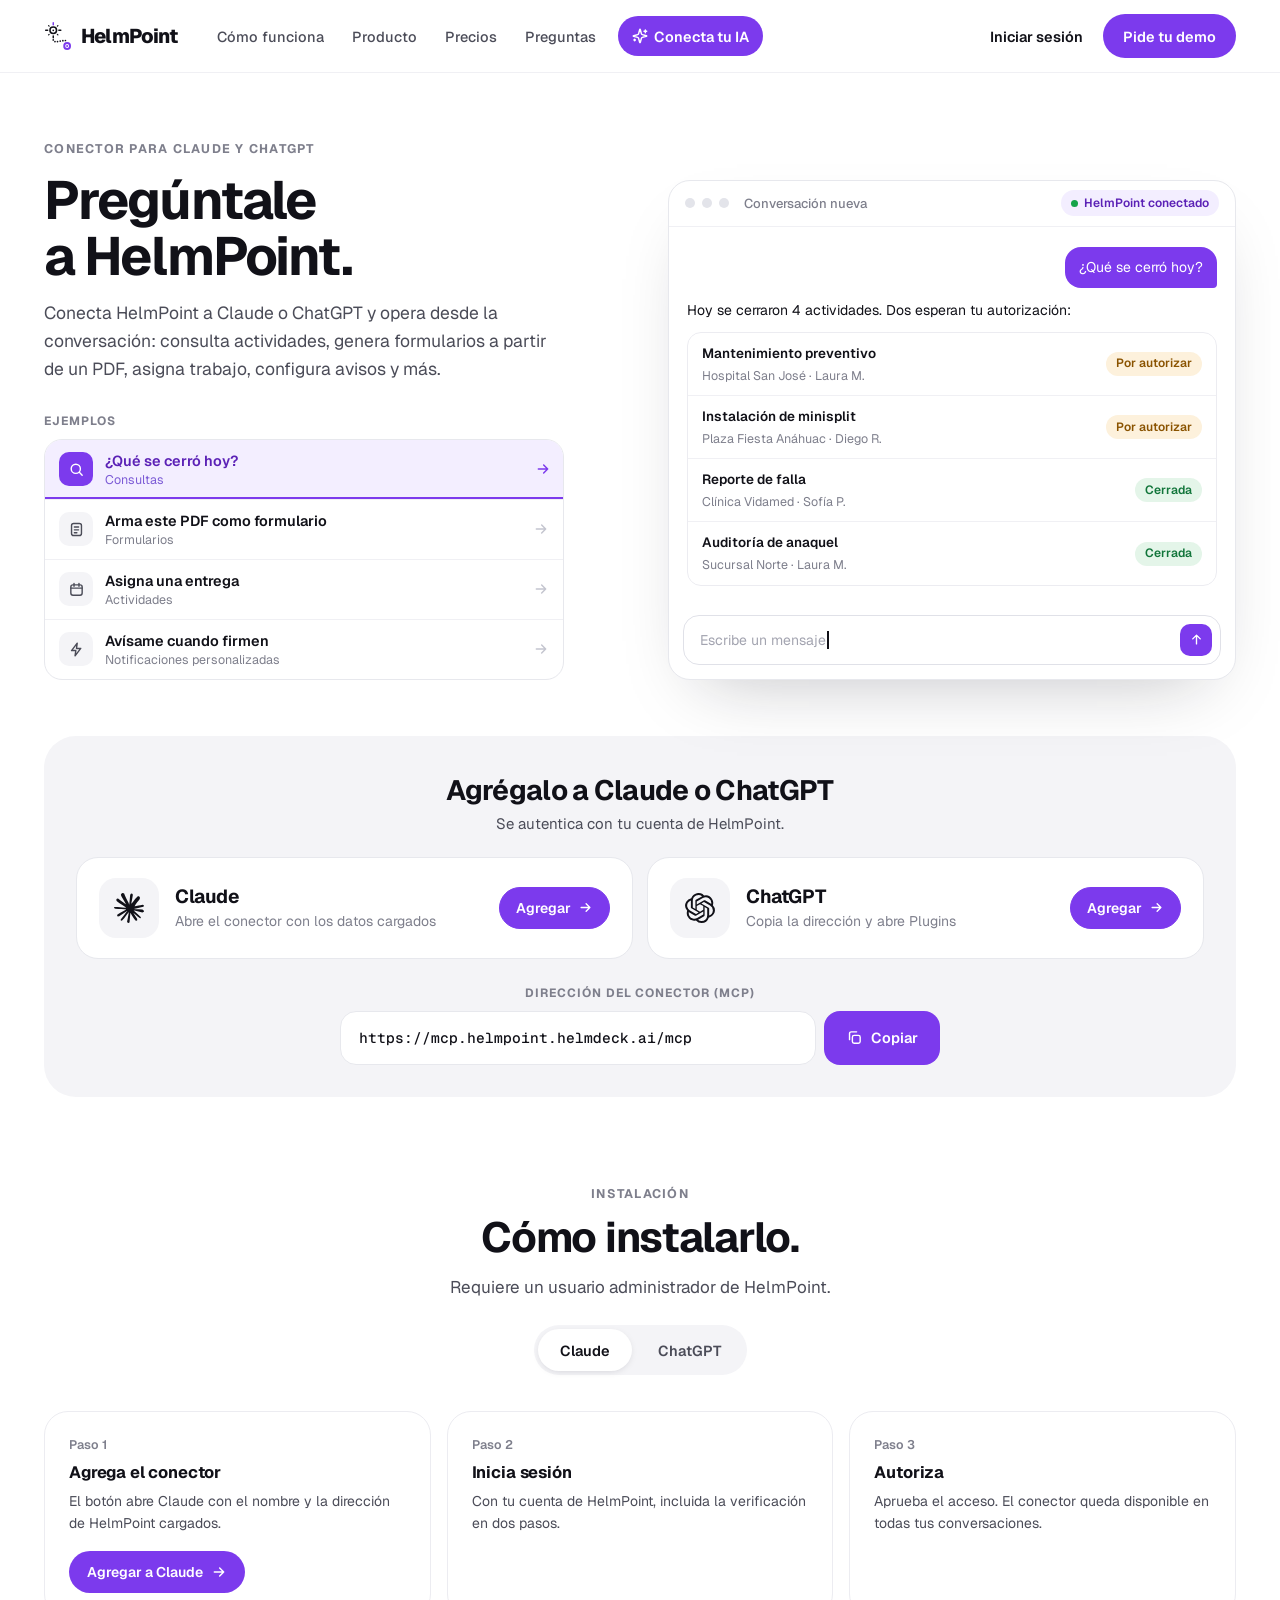
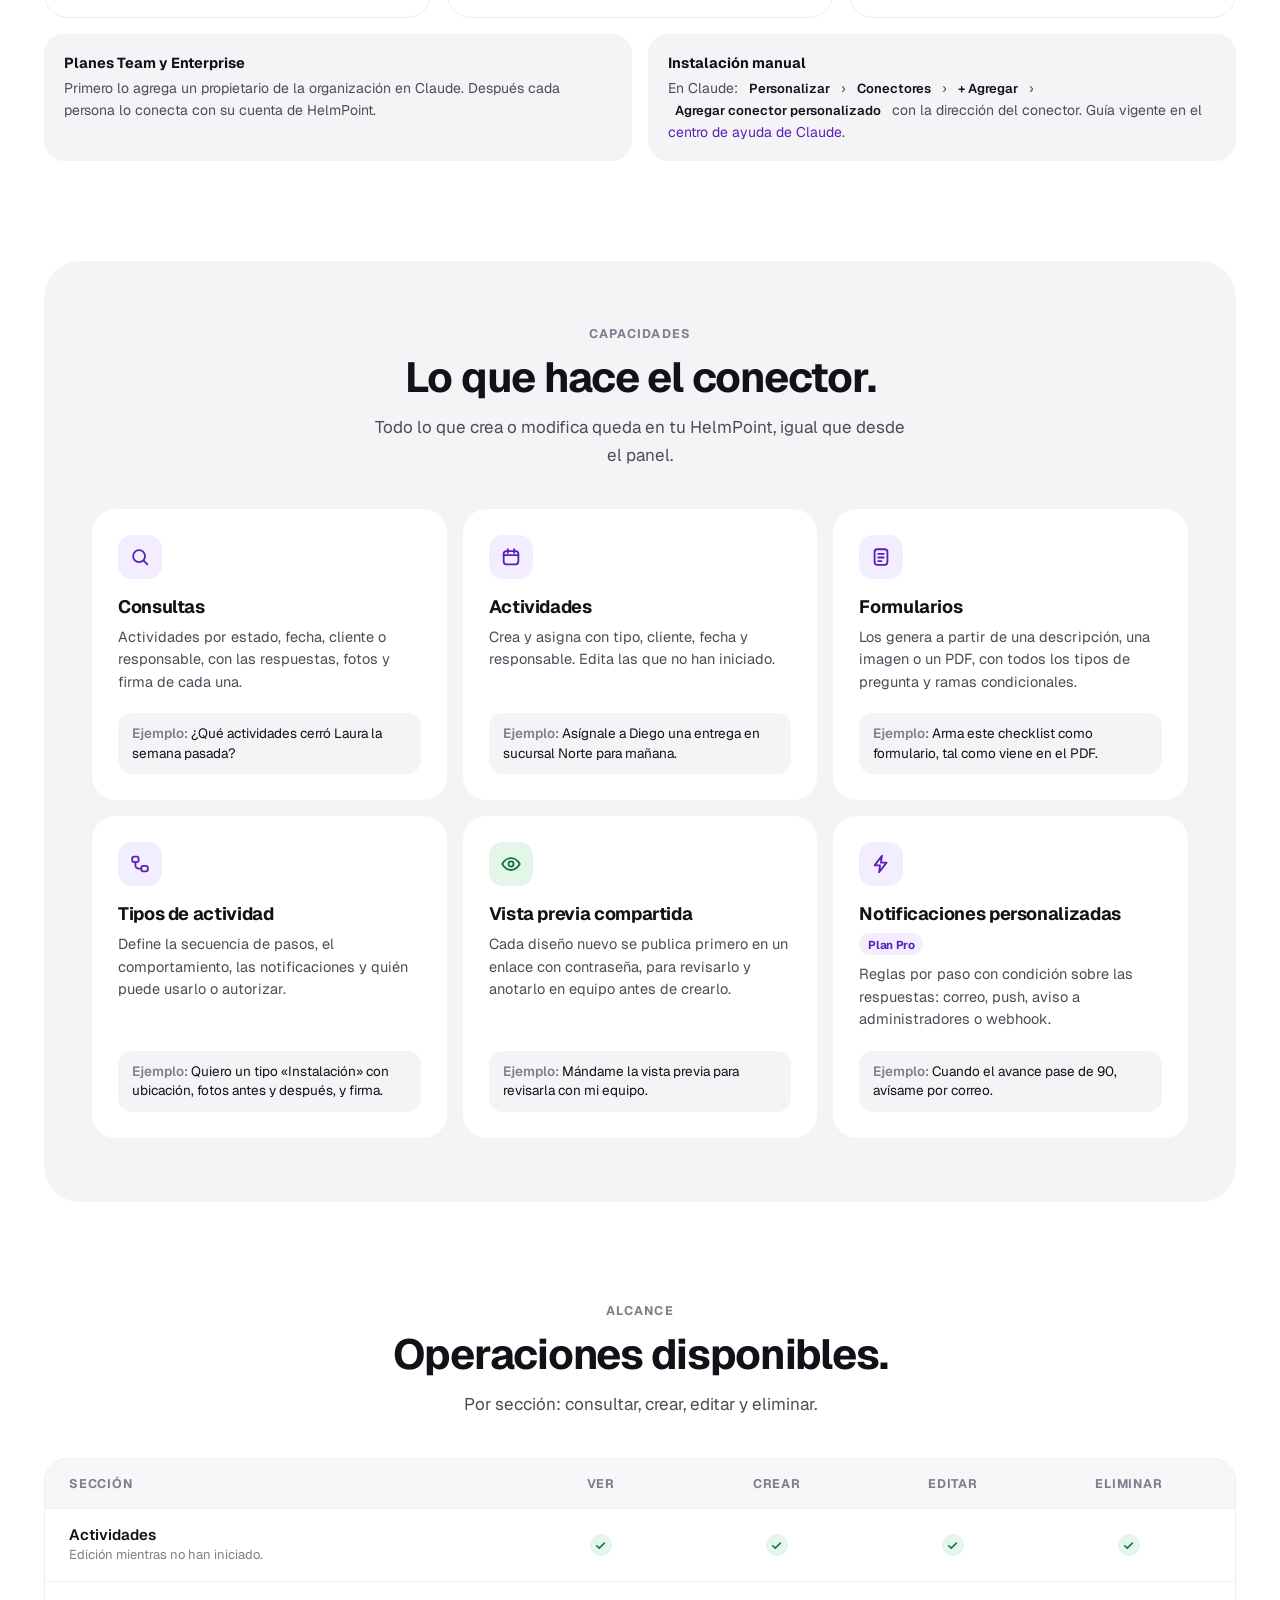
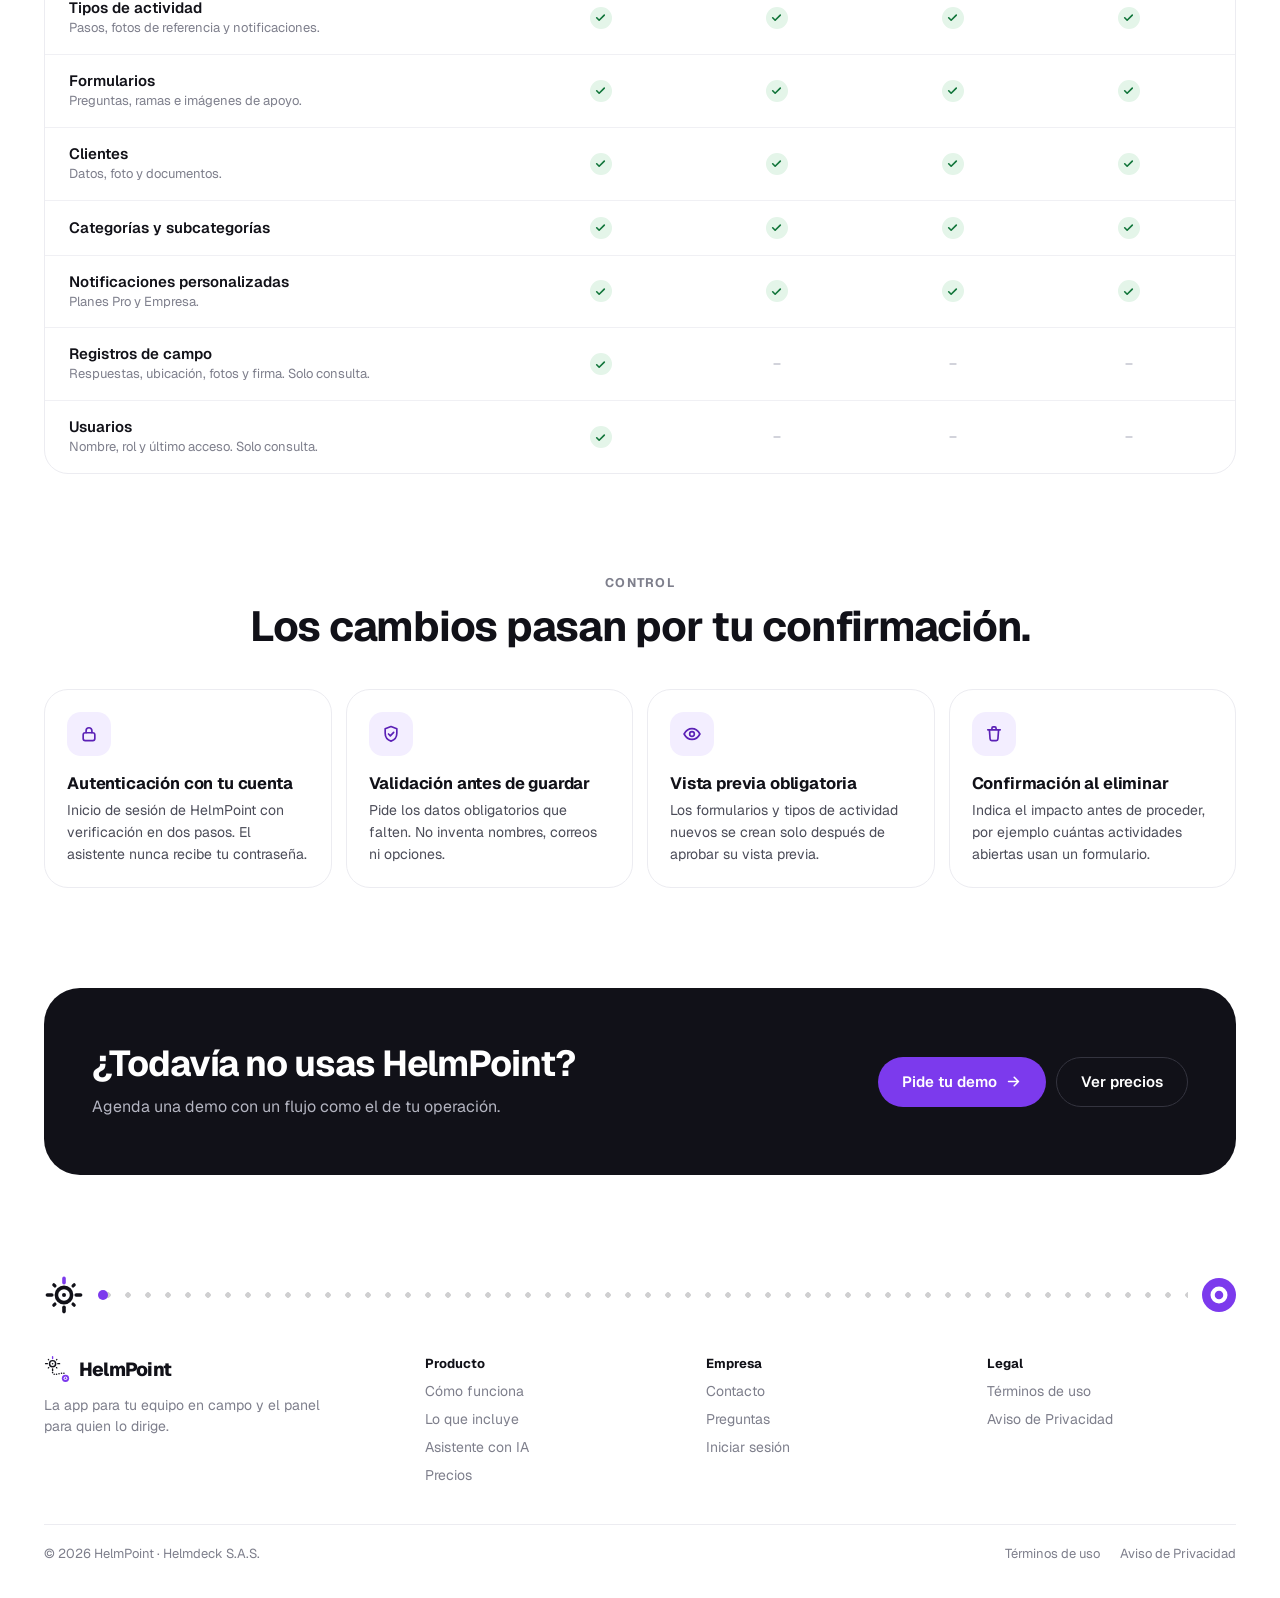
<file: asistente.html>
<!DOCTYPE html>
<html lang="es" data-theme="light">
<head>
<meta charset="utf-8">
<meta name="viewport" content="width=device-width, initial-scale=1">
<title>HelmPoint · Conecta Claude o ChatGPT</title>
<meta name="description" content="Conecta HelmPoint con Claude o ChatGPT: una sola dirección, sin instalar nada. Pregunta por tus actividades, arma formularios y tipos de actividad, y configura avisos conversando.">
<link rel="icon" type="image/svg+xml" href="assets/favicon.svg">
<link rel="preconnect" href="https://fonts.googleapis.com">
<link rel="stylesheet" href="https://fonts.googleapis.com/css2?family=Geist:wght@400;500;600;700;800&family=Geist+Mono:wght@400;500;600&display=swap">
<link rel="stylesheet" href="assets/styles.css?v=20261121b">
<link rel="stylesheet" href="assets/asistente.css?v=20261121b">
</head>
<body>

<svg width="0" height="0" style="position:absolute" aria-hidden="true">
  <symbol id="i-check" viewBox="0 0 24 24" fill="none" stroke="currentColor" stroke-width="3" stroke-linecap="round" stroke-linejoin="round"><path d="M5 12.5l4.5 4.5L19 7.5"/></symbol>
  <symbol id="i-minus" viewBox="0 0 24 24" fill="none" stroke="currentColor" stroke-width="2.6" stroke-linecap="round"><path d="M7 12h10"/></symbol>
  <symbol id="i-x" viewBox="0 0 24 24" fill="none" stroke="currentColor" stroke-width="2.6" stroke-linecap="round"><path d="M7 7l10 10M17 7L7 17"/></symbol>
  <symbol id="i-copy" viewBox="0 0 24 24" fill="none" stroke="currentColor" stroke-width="2" stroke-linecap="round" stroke-linejoin="round"><rect x="9" y="9" width="11" height="11" rx="2.5"/><path d="M5 15V6.5A2.5 2.5 0 0 1 7.5 4H15"/></symbol>
  <symbol id="i-arrow" viewBox="0 0 24 24" fill="none" stroke="currentColor" stroke-width="2.2" stroke-linecap="round" stroke-linejoin="round"><path d="M5 12h14M13 6l6 6-6 6"/></symbol>
  <symbol id="i-search" viewBox="0 0 24 24" fill="none" stroke="currentColor" stroke-width="2" stroke-linecap="round" stroke-linejoin="round"><circle cx="11" cy="11" r="6.5"/><path d="M16 16l4 4"/></symbol>
  <symbol id="i-form" viewBox="0 0 24 24" fill="none" stroke="currentColor" stroke-width="2" stroke-linecap="round" stroke-linejoin="round"><rect x="5" y="3.5" width="14" height="17" rx="3"/><path d="M9 8.5h6M9 12.5h6M9 16.5h3.5"/></symbol>
  <symbol id="i-flow" viewBox="0 0 24 24" fill="none" stroke="currentColor" stroke-width="2" stroke-linecap="round" stroke-linejoin="round"><rect x="3.5" y="4" width="7" height="6" rx="2"/><rect x="13.5" y="14" width="7" height="6" rx="2"/><path d="M7 10v3.5a3.5 3.5 0 0 0 3.5 3.5h3"/></symbol>
  <symbol id="i-eye" viewBox="0 0 24 24" fill="none" stroke="currentColor" stroke-width="2" stroke-linecap="round" stroke-linejoin="round"><path d="M2.5 12S6 5.5 12 5.5 21.5 12 21.5 12 18 18.5 12 18.5 2.5 12 2.5 12z"/><circle cx="12" cy="12" r="2.8"/></symbol>
  <symbol id="i-cal" viewBox="0 0 24 24" fill="none" stroke="currentColor" stroke-width="2" stroke-linecap="round" stroke-linejoin="round"><rect x="4" y="5.5" width="16" height="14.5" rx="3"/><path d="M4 10h16M8.5 3.5v4M15.5 3.5v4"/></symbol>
  <symbol id="i-bolt" viewBox="0 0 24 24" fill="none" stroke="currentColor" stroke-width="2" stroke-linecap="round" stroke-linejoin="round"><path d="M13 3L5 13.5h6L10 21l8-10.5h-6L13 3z"/></symbol>
  <symbol id="i-claude" viewBox="0 0 24 24" fill="currentColor"><path d="m4.7144 15.9555 4.7174-2.6471.079-.2307-.079-.1275h-.2307l-.7893-.0486-2.6956-.0729-2.3375-.0971-2.2646-.1214-.5707-.1215-.5343-.7042.0546-.3522.4797-.3218.686.0608 1.5179.1032 2.2767.1578 1.6514.0972 2.4468.255h.3886l.0546-.1579-.1336-.0971-.1032-.0972L6.973 9.8356l-2.55-1.6879-1.3356-.9714-.7225-.4918-.3643-.4614-.1578-1.0078.6557-.7225.8803.0607.2246.0607.8925.686 1.9064 1.4754 2.4893 1.8336.3643.3035.1457-.1032.0182-.0728-.164-.2733-1.3539-2.4467-1.445-2.4893-.6435-1.032-.17-.6194c-.0607-.255-.1032-.4674-.1032-.7285L6.287.1335 6.6997 0l.9957.1336.419.3642.6192 1.4147 1.0018 2.2282 1.5543 3.0296.4553.8985.2429.8318.091.255h.1579v-.1457l.1275-1.706.2368-2.0947.2307-2.6957.0789-.7589.3764-.9107.7468-.4918.5828.2793.4797.686-.0668.4433-.2853 1.8517-.5586 2.9021-.3643 1.9429h.2125l.2429-.2429.9835-1.3053 1.6514-2.0643.7286-.8196.85-.9046.5464-.4311h1.0321l.759 1.1293-.34 1.1657-1.0625 1.3478-.8804 1.1414-1.2628 1.7-.7893 1.36.0729.1093.1882-.0183 2.8535-.607 1.5421-.2794 1.8396-.3157.8318.3886.091.3946-.3278.8075-1.967.4857-2.3072.4614-3.4364.8136-.0425.0304.0486.0607 1.5482.1457.6618.0364h1.621l3.0175.2247.7892.522.4736.6376-.079.4857-1.2142.6193-1.6393-.3886-3.825-.9107-1.3113-.3279h-.1822v.1093l1.0929 1.0686 2.0035 1.8092 2.5075 2.3314.1275.5768-.3218.4554-.34-.0486-2.2039-1.6575-.85-.7468-1.9246-1.621h-.1275v.17l.4432.6496 2.3436 3.5214.1214 1.0807-.17.3521-.6071.2125-.6679-.1214-1.3721-1.9246L14.38 17.959l-1.1414-1.9428-.1397.079-.674 7.2552-.3156.3703-.7286.2793-.6071-.4614-.3218-.7468.3218-1.4753.3886-1.9246.3157-1.53.2853-1.9004.17-.6314-.0121-.0425-.1397.0182-1.4328 1.9672-2.1796 2.9446-1.7243 1.8456-.4128.164-.7164-.3704.0667-.6618.4008-.5889 2.386-3.0357 1.4389-1.882.929-1.0868-.0062-.1579h-.0546l-6.3385 4.1164-1.1293.1457-.4857-.4554.0608-.7467.2307-.2429 1.9064-1.3114Z"/></symbol>
  <symbol id="i-openai" viewBox="0 0 24 24" fill="currentColor"><path d="M22.2819 9.8211a5.9847 5.9847 0 0 0-.5157-4.9108 6.0462 6.0462 0 0 0-6.5098-2.9A6.0651 6.0651 0 0 0 4.9807 4.1818a5.9847 5.9847 0 0 0-3.9977 2.9 6.0462 6.0462 0 0 0 .7427 7.0966 5.98 5.98 0 0 0 .511 4.9107 6.051 6.051 0 0 0 6.5146 2.9001A5.9847 5.9847 0 0 0 13.2599 24a6.0557 6.0557 0 0 0 5.7718-4.2058 5.9894 5.9894 0 0 0 3.9977-2.9001 6.0557 6.0557 0 0 0-.7475-7.0729zm-9.022 12.6081a4.4755 4.4755 0 0 1-2.8764-1.0408l.1419-.0804 4.7783-2.7582a.7948.7948 0 0 0 .3927-.6813v-6.7369l2.02 1.1686a.071.071 0 0 1 .038.052v5.5826a4.504 4.504 0 0 1-4.4945 4.4944zm-9.6607-4.1254a4.4708 4.4708 0 0 1-.5346-3.0137l.142.0852 4.783 2.7582a.7712.7712 0 0 0 .7806 0l5.8428-3.3685v2.3324a.0804.0804 0 0 1-.0332.0615L9.74 19.9502a4.4992 4.4992 0 0 1-6.1408-1.6464zM2.3408 7.8956a4.485 4.485 0 0 1 2.3655-1.9728V11.6a.7664.7664 0 0 0 .3879.6765l5.8144 3.3543-2.0201 1.1685a.0757.0757 0 0 1-.071 0l-4.8303-2.7865A4.504 4.504 0 0 1 2.3408 7.872zm16.5963 3.8558L13.1038 8.364 15.1192 7.2a.0757.0757 0 0 1 .071 0l4.8303 2.7913a4.4944 4.4944 0 0 1-.6765 8.1042v-5.6772a.79.79 0 0 0-.407-.667zm2.0107-3.0231l-.142-.0852-4.7735-2.7818a.7759.7759 0 0 0-.7854 0L9.409 9.2297V6.8974a.0662.0662 0 0 1 .0284-.0615l4.8303-2.7866a4.4992 4.4992 0 0 1 6.6802 4.66zM8.3065 12.863l-2.02-1.1638a.0804.0804 0 0 1-.038-.0567V6.0742a4.4992 4.4992 0 0 1 7.3757-3.4537l-.142.0805L8.704 5.459a.7948.7948 0 0 0-.3927.6813zm1.0976-2.3654l2.602-1.4998 2.6069 1.4998v2.9994l-2.5974 1.4997-2.6067-1.4997Z"/></symbol>
  <symbol id="i-shield" viewBox="0 0 24 24" fill="none" stroke="currentColor" stroke-width="2" stroke-linecap="round" stroke-linejoin="round"><path d="M12 3l7 2.8v5.4c0 4.3-2.9 8-7 9.3-4.1-1.300-7-5-7-9.300V5.800L12 3z"/><path d="M9 12l2.200 2.200L15.200 10"/></symbol>
  <symbol id="i-trash" viewBox="0 0 24 24" fill="none" stroke="currentColor" stroke-width="2" stroke-linecap="round" stroke-linejoin="round"><path d="M4.500 7h15M9.500 7V5a1.500 1.500 0 0 1 1.500-1.500h2A1.500 1.500 0 0 1 14.500 5v2M6.500 7l.8 11a2 2 0 0 0 2 1.900h5.400a2 2 0 0 0 2-1.900l.8-11"/></symbol>
  <symbol id="i-lock" viewBox="0 0 24 24" fill="none" stroke="currentColor" stroke-width="2" stroke-linecap="round" stroke-linejoin="round"><rect x="5" y="10.5" width="14" height="9.5" rx="2.5"/><path d="M8.5 10.5V8a3.5 3.5 0 0 1 7 0v2.5"/></symbol>
</svg>

<header style="position:sticky;top:0;z-index:40;background:rgba(255,255,255,.9);backdrop-filter:blur(12px);-webkit-backdrop-filter:blur(12px);border-bottom:1px solid #F0F0F4">
  <div class="wrap" style="height:72px;display:flex;align-items:center;gap:28px">
    <a class="sx1" href="index.html" style="display:flex;align-items:center;gap:9px;color:#111118">
      <svg width="28" height="30" viewBox="62 44 230 242" fill="none" style="color:#111118"><rect x="132" y="50" width="12" height="28" rx="6" fill="#7C3AED"></rect><rect x="132" y="158" width="12" height="28" rx="6" fill="currentColor"></rect><rect x="70" y="112" width="28" height="12" rx="6" fill="currentColor"></rect><rect x="178" y="112" width="28" height="12" rx="6" fill="currentColor"></rect><rect x="-8" y="-5" width="16" height="10" rx="5" fill="currentColor" transform="translate(102 82) rotate(45)"></rect><rect x="-8" y="-5" width="16" height="10" rx="5" fill="currentColor" transform="translate(174 82) rotate(-45)"></rect><rect x="-8" y="-5" width="16" height="10" rx="5" fill="currentColor" transform="translate(102 154) rotate(-45)"></rect><rect x="-8" y="-5" width="16" height="10" rx="5" fill="currentColor" transform="translate(174 154) rotate(45)"></rect><circle cx="138" cy="118" r="27" stroke="currentColor" stroke-width="13"></circle><circle cx="138" cy="118" r="7" fill="currentColor"></circle><g fill="currentColor"><circle cx="138" cy="197" r="7"></circle><circle cx="152" cy="211" r="7"></circle><circle cx="173" cy="211" r="7"></circle><circle cx="195" cy="207" r="7"></circle><circle cx="217" cy="203" r="7"></circle><circle cx="238" cy="202" r="7"></circle></g><circle cx="252" cy="247" r="32" fill="#7C3AED"></circle><circle cx="252" cy="247" r="16" fill="#FFFFFF"></circle><circle cx="252" cy="247" r="8" fill="#7C3AED"></circle></svg>
      <span style="font-size:20px;font-weight:800;letter-spacing:-0.04em">HelmPoint</span>
    </a>
    <nav class="nav-links" style="display:flex;gap:4px">
      <a class="sx2" href="index.html#como" style="height:40px;padding:0 12px;border-radius:999px;display:flex;align-items:center;font-size:14.5px;font-weight:500;color:#4B4C58">Cómo funciona</a><a class="sx2" href="index.html#producto" style="height:40px;padding:0 12px;border-radius:999px;display:flex;align-items:center;font-size:14.5px;font-weight:500;color:#4B4C58">Producto</a><a class="sx2" href="index.html#precios" style="height:40px;padding:0 12px;border-radius:999px;display:flex;align-items:center;font-size:14.5px;font-weight:500;color:#4B4C58">Precios</a><a class="sx2" href="index.html#faq" style="height:40px;padding:0 12px;border-radius:999px;display:flex;align-items:center;font-size:14.5px;font-weight:500;color:#4B4C58">Preguntas</a>
      <a class="nav-ai" href="asistente.html" aria-current="page"><svg width="20" height="20" viewBox="0 0 24 24" fill="none" stroke="currentColor" stroke-width="2.2" stroke-linecap="round" stroke-linejoin="round"><path d="M9.937 15.5A2 2 0 0 0 8.5 14.063l-6.135-1.582a.5.5 0 0 1 0-.962L8.5 9.936A2 2 0 0 0 9.937 8.5l1.582-6.135a.5.5 0 0 1 .963 0L14.063 8.5A2 2 0 0 0 15.5 9.937l6.135 1.581a.5.5 0 0 1 0 .964L15.5 14.063a2 2 0 0 0-1.437 1.437l-1.582 6.135a.5.5 0 0 1-.963 0z"/><path d="M20 3v4"/><path d="M22 5h-4"/><path d="M4 17v2"/><path d="M5 18H3"/></svg>Conecta tu IA</a>
    </nav>
    <div style="margin-left:auto;display:flex;align-items:center;gap:6px">
      <a href="index.html#" class="sx3 nav-links" style="height:44px;padding:0 14px;display:flex;align-items:center;font-size:14.5px;font-weight:600;color:#111118">Iniciar sesión</a>
      <a href="index.html#demo" class="btn p" style="height:44px;padding:0 20px;font-size:14.5px">Pide tu demo</a>
    </div>
  </div>
</header>

<main>

  <!-- HERO: la conversación es la demostración -->
  <section class="as-hero">
    <div class="wrap as-hero-g">
      <div>
        <span class="kick">Conector para Claude y ChatGPT</span>
        <h1>Pregúntale a HelmPoint.</h1>
        <p class="lead">Conecta HelmPoint a Claude o ChatGPT y opera desde la conversación: consulta actividades, genera formularios a partir de un PDF, asigna trabajo, configura avisos y más.</p>
        <div class="as-try">
          <span class="as-lab">Ejemplos</span>
          <div class="as-chips" role="group" aria-label="Ejemplos de lo que puedes pedirle">
            <button type="button" class="as-ex on" data-demo="0"><span class="as-ex-i"><svg width="17" height="17"><use href="#i-search"/></svg></span><span class="as-ex-t"><b>¿Qué se cerró hoy?</b><small>Consultas</small></span><svg class="as-ex-a" width="16" height="16"><use href="#i-arrow"/></svg><i class="as-ex-p"></i></button>
            <button type="button" class="as-ex" data-demo="1"><span class="as-ex-i"><svg width="17" height="17"><use href="#i-form"/></svg></span><span class="as-ex-t"><b>Arma este PDF como formulario</b><small>Formularios</small></span><svg class="as-ex-a" width="16" height="16"><use href="#i-arrow"/></svg><i class="as-ex-p"></i></button>
            <button type="button" class="as-ex" data-demo="2"><span class="as-ex-i"><svg width="17" height="17"><use href="#i-cal"/></svg></span><span class="as-ex-t"><b>Asigna una entrega</b><small>Actividades</small></span><svg class="as-ex-a" width="16" height="16"><use href="#i-arrow"/></svg><i class="as-ex-p"></i></button>
            <button type="button" class="as-ex" data-demo="3"><span class="as-ex-i"><svg width="17" height="17"><use href="#i-bolt"/></svg></span><span class="as-ex-t"><b>Avísame cuando firmen</b><small>Notificaciones personalizadas</small></span><svg class="as-ex-a" width="16" height="16"><use href="#i-arrow"/></svg><i class="as-ex-p"></i></button>
          </div>
        </div>

      </div>

      <div class="as-win" aria-hidden="true">
        <div class="as-win-h"><i></i><i></i><i></i><span>Conversación nueva</span><em><b></b>HelmPoint conectado</em></div>
        <div class="as-win-b" id="demo-body"></div>
        <div class="as-win-f"><span class="as-att" id="demo-att" hidden><svg width="13" height="13"><use href="#i-form"/></svg>checklist-mantenimiento.pdf</span><div class="as-comp"><span id="demo-type"></span><i class="as-caret"></i><b><svg width="15" height="15"><use href="#i-arrow"/></svg></b></div></div>
      </div>
    </div>
    <div class="wrap">
      <div class="as-con">
        <div class="as-con-h"><b>Agrégalo a Claude o ChatGPT</b><span>Se autentica con tu cuenta de HelmPoint.</span></div>
        <div class="as-con-g">
          <a class="as-con-b" href="https://claude.ai/customize/connectors?modal=add-custom-connector&amp;connectorName=HelmPoint&amp;connectorUrl=https%3A%2F%2Fmcp.helmpoint.helmdeck.ai%2Fmcp" target="_blank" rel="noopener">
            <span class="as-con-m"><svg width="30" height="30"><use href="#i-claude"/></svg></span>
            <span class="as-con-t"><b>Claude</b><small>Abre el conector con los datos cargados</small></span>
            <span class="as-con-go">Agregar <svg width="15" height="15"><use href="#i-arrow"/></svg></span>
          </a>
          <a class="as-con-b js-gpt" href="https://chatgpt.com/plugins" target="_blank" rel="noopener">
            <span class="as-con-m"><svg width="30" height="30"><use href="#i-openai"/></svg></span>
            <span class="as-con-t"><b>ChatGPT</b><small>Copia la dirección y abre Plugins</small></span>
            <span class="as-con-go">Agregar <svg width="15" height="15"><use href="#i-arrow"/></svg></span>
          </a>
        </div>
        <p class="as-hint" id="gpt-hint" role="status" hidden>Dirección copiada. En ChatGPT pulsa <b>+</b>, elige <b>Add custom MCP server</b> y pégala. <a href="#chatgpt">Ver los pasos</a></p>
        <div class="as-url">
          <span class="as-lab">Dirección del conector (MCP)</span>
          <div class="as-url-r">
            <code id="mcp-url">https://mcp.helmpoint.helmdeck.ai/mcp</code>
            <button type="button" class="as-copy" id="copy-url" aria-live="polite"><svg width="17" height="17"><use href="#i-copy"/></svg><span>Copiar</span></button>
          </div>
        </div>
      </div>
    </div>
  </section>

  <template id="demo-0">
    <p>Hoy se cerraron 4 actividades. Dos esperan tu autorización:</p>
    <div class="as-rows">
      <div><b>Mantenimiento preventivo</b><small>Hospital San José · Laura M.</small><span class="st w">Por autorizar</span></div>
      <div><b>Instalación de minisplit</b><small>Plaza Fiesta Anáhuac · Diego R.</small><span class="st w">Por autorizar</span></div>
      <div><b>Reporte de falla</b><small>Clínica Vidamed · Sofía P.</small><span class="st ok">Cerrada</span></div>
      <div><b>Auditoría de anaquel</b><small>Sucursal Norte · Laura M.</small><span class="st ok">Cerrada</span></div>
    </div>
  </template>
  <template id="demo-1">
    <p>Formulario armado: 3 secciones, 14 preguntas. Vista previa para revisarlo antes de crearlo:</p>
    <div class="as-card"><b>Checklist de mantenimiento</b><small>Vista previa · como se verá en la app</small><span class="as-pill"><svg width="12" height="12"><use href="#i-eye"/></svg>Abrir vista previa · contraseña 4821</span></div>
  </template>
  <template id="demo-2">
    <p>Actividad lista para crear. ¿Confirmas?</p>
    <div class="as-card as-kv">
      <div><small>Tipo</small><b>Entrega en sucursal</b></div>
      <div><small>Cliente</small><b>Sucursal Norte</b></div>
      <div><small>Cuándo</small><b>Mañana, 9:00</b></div>
      <div><small>Responsable</small><b>Diego Ramírez</b></div>
    </div>
  </template>
  <template id="demo-3">
    <p>Regla lista: correo a ti cada vez que se guarde «Firma de recibido». ¿La guardo?</p>
    <div class="as-card"><b>Firma de recibido enviada</b><small>Tipo de actividad: Entrega en sucursal</small><span class="as-pill"><svg width="12" height="12"><use href="#i-bolt"/></svg>Al guardar «Firma de recibido» → correo a ti</span></div>
  </template>

  <!-- CONECTAR -->
  <section class="as-sec" id="conectar">
    <div class="wrap">
      <div class="as-head">
        <span class="kick">Instalación</span>
        <h2 class="h2">Cómo instalarlo.</h2>
        <p class="lead">Requiere un usuario administrador de HelmPoint.</p>
        <div class="as-tabs" role="tablist" aria-label="Asistente">
          <button type="button" role="tab" id="tab-claude" aria-controls="panel-claude" aria-selected="true">Claude</button>
          <button type="button" role="tab" id="tab-chatgpt" aria-controls="panel-chatgpt" aria-selected="false" tabindex="-1">ChatGPT</button>
        </div>
      </div>

      <div class="as-panel" id="panel-claude" role="tabpanel" aria-labelledby="tab-claude">
        <ol class="as-steps three">
          <li><b>Agrega el conector</b><p>El botón abre Claude con el nombre y la dirección de HelmPoint cargados.</p><a class="btn p" href="https://claude.ai/customize/connectors?modal=add-custom-connector&amp;connectorName=HelmPoint&amp;connectorUrl=https%3A%2F%2Fmcp.helmpoint.helmdeck.ai%2Fmcp" target="_blank" rel="noopener">Agregar a Claude <svg width="16" height="16"><use href="#i-arrow"/></svg></a></li>
          <li><b>Inicia sesión</b><p>Con tu cuenta de HelmPoint, incluida la verificación en dos pasos.</p></li>
          <li><b>Autoriza</b><p>Aprueba el acceso. El conector queda disponible en todas tus conversaciones.</p></li>
        </ol>
        <div class="as-notes">
          <div class="as-note"><b>Planes Team y Enterprise</b>Primero lo agrega un propietario de la organización en Claude. Después cada persona lo conecta con su cuenta de HelmPoint.</div>
          <div class="as-note"><b>Instalación manual</b>En Claude: <kbd>Personalizar</kbd> › <kbd>Conectores</kbd> › <kbd>+ Agregar</kbd> › <kbd>Agregar conector personalizado</kbd> con la dirección del conector. Guía vigente en el <a href="https://support.claude.com/en/articles/11175166-get-started-with-custom-connectors-using-remote-mcp" target="_blank" rel="noopener">centro de ayuda de Claude</a>.</div>
        </div>
      </div>

      <div class="as-panel" id="panel-chatgpt" role="tabpanel" aria-labelledby="tab-chatgpt" hidden>
        <ol class="as-steps">
          <li><b>Abre Plugins</b><p>El botón copia la dirección y abre <kbd>Plugins</kbd>. Pulsa <kbd>+</kbd> y elige <kbd>Add custom MCP server</kbd>.</p><a class="btn p js-gpt" href="https://chatgpt.com/plugins" target="_blank" rel="noopener">Agregar a ChatGPT <svg width="16" height="16"><use href="#i-arrow"/></svg></a></li>
          <li><b>Configura el servidor</b><p>Pega la dirección y elige <kbd>OAuth</kbd> como autenticación.</p></li>
          <li><b>Crea el plugin</b><p>Acepta el aviso de riesgo, pulsa <kbd>Create as a plugin</kbd> e instálalo.</p></li>
          <li><b>Inicia sesión</b><p>Con tu cuenta de HelmPoint. En el chat se invoca con <kbd>@HelmPoint</kbd>.</p></li>
        </ol>
        <div class="as-notes">
          <div class="as-note"><b>Planes compatibles</b>ChatGPT Business, Enterprise y Edu, en la versión web. En Business lo crea un administrador o propietario.</div>
          <div class="as-note"><b>Documentación</b>Los menús de ChatGPT cambian con frecuencia. Guía vigente en el <a href="https://help.openai.com/en/articles/12584461-developer-mode-and-mcp-apps-in-chatgpt" target="_blank" rel="noopener">centro de ayuda de OpenAI</a>.</div>
        </div>
      </div>
    </div>
  </section>

  <!-- CAPACIDADES -->
  <section class="as-sec" id="capacidades">
    <div class="wrap">
      <div class="as-box">
        <div class="as-head">
          <span class="kick">Capacidades</span>
          <h2 class="h2" style="max-width:680px">Lo que hace el conector.</h2>
          <p class="lead">Todo lo que crea o modifica queda en tu HelmPoint, igual que desde el panel.</p>
        </div>
        <div class="as-caps">
          <div class="as-cap">
            <span class="as-cap-i"><svg width="22" height="22"><use href="#i-search"/></svg></span>
            <b>Consultas</b>
            <p>Actividades por estado, fecha, cliente o responsable, con las respuestas, fotos y firma de cada una.</p>
            <div class="as-say"><span>¿Qué actividades cerró Laura la semana pasada?</span></div>
          </div>
          <div class="as-cap">
            <span class="as-cap-i"><svg width="22" height="22"><use href="#i-cal"/></svg></span>
            <b>Actividades</b>
            <p>Crea y asigna con tipo, cliente, fecha y responsable. Edita las que no han iniciado.</p>
            <div class="as-say"><span>Asígnale a Diego una entrega en sucursal Norte para mañana.</span></div>
          </div>
          <div class="as-cap">
            <span class="as-cap-i"><svg width="22" height="22"><use href="#i-form"/></svg></span>
            <b>Formularios</b>
            <p>Los genera a partir de una descripción, una imagen o un PDF, con todos los tipos de pregunta y ramas condicionales.</p>
            <div class="as-say"><span>Arma este checklist como formulario, tal como viene en el PDF.</span></div>
          </div>
          <div class="as-cap">
            <span class="as-cap-i"><svg width="22" height="22"><use href="#i-flow"/></svg></span>
            <b>Tipos de actividad</b>
            <p>Define la secuencia de pasos, el comportamiento, las notificaciones y quién puede usarlo o autorizar.</p>
            <div class="as-say"><span>Quiero un tipo «Instalación» con ubicación, fotos antes y después, y firma.</span></div>
          </div>
          <div class="as-cap">
            <span class="as-cap-i g"><svg width="22" height="22"><use href="#i-eye"/></svg></span>
            <b>Vista previa compartida</b>
            <p>Cada diseño nuevo se publica primero en un enlace con contraseña, para revisarlo y anotarlo en equipo antes de crearlo.</p>
            <div class="as-say"><span>Mándame la vista previa para revisarla con mi equipo.</span></div>
          </div>
          <div class="as-cap">
            <span class="as-cap-i"><svg width="22" height="22"><use href="#i-bolt"/></svg></span>
            <b>Notificaciones personalizadas <span class="as-tag">Plan Pro</span></b>
            <p>Reglas por paso con condición sobre las respuestas: correo, push, aviso a administradores o webhook.</p>
            <div class="as-say"><span>Cuando el avance pase de 90, avísame por correo.</span></div>
          </div>
        </div>
      </div>
    </div>
  </section>

  <!-- ALCANCE -->
  <section class="as-sec" id="alcance">
    <div class="wrap">
      <div class="as-head">
        <span class="kick">Alcance</span>
        <h2 class="h2">Operaciones disponibles.</h2>
        <p class="lead">Por sección: consultar, crear, editar y eliminar.</p>
      </div>
      <div class="as-table" role="table" aria-label="Operaciones disponibles">
        <div class="as-tr" role="row"><div role="columnheader">Sección</div><span role="columnheader" data-s="Ver">Ver</span><span role="columnheader" data-s="Crea">Crear</span><span role="columnheader" data-s="Edita">Editar</span><span role="columnheader" data-s="Borra">Eliminar</span></div>
        <div class="as-tr" role="row"><div role="cell"><b>Actividades</b><small>Edición mientras no han iniciado.</small></div><span role="cell"><i class="chk" aria-label="Sí"><svg width="13" height="13"><use href="#i-check"/></svg></i></span><span role="cell"><i class="chk" aria-label="Sí"><svg width="13" height="13"><use href="#i-check"/></svg></i></span><span role="cell"><i class="chk" aria-label="Sí"><svg width="13" height="13"><use href="#i-check"/></svg></i></span><span role="cell"><i class="chk" aria-label="Sí"><svg width="13" height="13"><use href="#i-check"/></svg></i></span></div>
        <div class="as-tr" role="row"><div role="cell"><b>Tipos de actividad</b><small>Pasos, fotos de referencia y notificaciones.</small></div><span role="cell"><i class="chk" aria-label="Sí"><svg width="13" height="13"><use href="#i-check"/></svg></i></span><span role="cell"><i class="chk" aria-label="Sí"><svg width="13" height="13"><use href="#i-check"/></svg></i></span><span role="cell"><i class="chk" aria-label="Sí"><svg width="13" height="13"><use href="#i-check"/></svg></i></span><span role="cell"><i class="chk" aria-label="Sí"><svg width="13" height="13"><use href="#i-check"/></svg></i></span></div>
        <div class="as-tr" role="row"><div role="cell"><b>Formularios</b><small>Preguntas, ramas e imágenes de apoyo.</small></div><span role="cell"><i class="chk" aria-label="Sí"><svg width="13" height="13"><use href="#i-check"/></svg></i></span><span role="cell"><i class="chk" aria-label="Sí"><svg width="13" height="13"><use href="#i-check"/></svg></i></span><span role="cell"><i class="chk" aria-label="Sí"><svg width="13" height="13"><use href="#i-check"/></svg></i></span><span role="cell"><i class="chk" aria-label="Sí"><svg width="13" height="13"><use href="#i-check"/></svg></i></span></div>
        <div class="as-tr" role="row"><div role="cell"><b>Clientes</b><small>Datos, foto y documentos.</small></div><span role="cell"><i class="chk" aria-label="Sí"><svg width="13" height="13"><use href="#i-check"/></svg></i></span><span role="cell"><i class="chk" aria-label="Sí"><svg width="13" height="13"><use href="#i-check"/></svg></i></span><span role="cell"><i class="chk" aria-label="Sí"><svg width="13" height="13"><use href="#i-check"/></svg></i></span><span role="cell"><i class="chk" aria-label="Sí"><svg width="13" height="13"><use href="#i-check"/></svg></i></span></div>
        <div class="as-tr" role="row"><div role="cell"><b>Categorías y subcategorías</b></div><span role="cell"><i class="chk" aria-label="Sí"><svg width="13" height="13"><use href="#i-check"/></svg></i></span><span role="cell"><i class="chk" aria-label="Sí"><svg width="13" height="13"><use href="#i-check"/></svg></i></span><span role="cell"><i class="chk" aria-label="Sí"><svg width="13" height="13"><use href="#i-check"/></svg></i></span><span role="cell"><i class="chk" aria-label="Sí"><svg width="13" height="13"><use href="#i-check"/></svg></i></span></div>
        <div class="as-tr" role="row"><div role="cell"><b>Notificaciones personalizadas</b><small>Planes Pro y Empresa.</small></div><span role="cell"><i class="chk" aria-label="Sí"><svg width="13" height="13"><use href="#i-check"/></svg></i></span><span role="cell"><i class="chk" aria-label="Sí"><svg width="13" height="13"><use href="#i-check"/></svg></i></span><span role="cell"><i class="chk" aria-label="Sí"><svg width="13" height="13"><use href="#i-check"/></svg></i></span><span role="cell"><i class="chk" aria-label="Sí"><svg width="13" height="13"><use href="#i-check"/></svg></i></span></div>
        <div class="as-tr" role="row"><div role="cell"><b>Registros de campo</b><small>Respuestas, ubicación, fotos y firma. Solo consulta.</small></div><span role="cell"><i class="chk" aria-label="Sí"><svg width="13" height="13"><use href="#i-check"/></svg></i></span><span role="cell"><i class="as-no" aria-label="No"><svg width="14" height="14"><use href="#i-minus"/></svg></i></span><span role="cell"><i class="as-no" aria-label="No"><svg width="14" height="14"><use href="#i-minus"/></svg></i></span><span role="cell"><i class="as-no" aria-label="No"><svg width="14" height="14"><use href="#i-minus"/></svg></i></span></div>
        <div class="as-tr" role="row"><div role="cell"><b>Usuarios</b><small>Nombre, rol y último acceso. Solo consulta.</small></div><span role="cell"><i class="chk" aria-label="Sí"><svg width="13" height="13"><use href="#i-check"/></svg></i></span><span role="cell"><i class="as-no" aria-label="No"><svg width="14" height="14"><use href="#i-minus"/></svg></i></span><span role="cell"><i class="as-no" aria-label="No"><svg width="14" height="14"><use href="#i-minus"/></svg></i></span><span role="cell"><i class="as-no" aria-label="No"><svg width="14" height="14"><use href="#i-minus"/></svg></i></span></div>
      </div>
    </div>
  </section>

  <!-- CONTROL -->
  <section class="as-sec" id="control">
    <div class="wrap">
      <div class="as-head">
        <span class="kick">Control</span>
        <h2 class="h2">Los cambios pasan por tu confirmación.</h2>
      </div>
      <div class="as-rules">
        <div class="as-rule"><span class="as-rule-i"><svg width="20" height="20"><use href="#i-lock"/></svg></span><b>Autenticación con tu cuenta</b><p>Inicio de sesión de HelmPoint con verificación en dos pasos. El asistente nunca recibe tu contraseña.</p></div>
        <div class="as-rule"><span class="as-rule-i"><svg width="20" height="20"><use href="#i-shield"/></svg></span><b>Validación antes de guardar</b><p>Pide los datos obligatorios que falten. No inventa nombres, correos ni opciones.</p></div>
        <div class="as-rule"><span class="as-rule-i"><svg width="20" height="20"><use href="#i-eye"/></svg></span><b>Vista previa obligatoria</b><p>Los formularios y tipos de actividad nuevos se crean solo después de aprobar su vista previa.</p></div>
        <div class="as-rule"><span class="as-rule-i"><svg width="20" height="20"><use href="#i-trash"/></svg></span><b>Confirmación al eliminar</b><p>Indica el impacto antes de proceder, por ejemplo cuántas actividades abiertas usan un formulario.</p></div>
      </div>
    </div>
  </section>

  <!-- CTA -->
  <section class="as-sec">
    <div class="wrap">
      <div class="as-cta">
        <div>
          <h2>¿Todavía no usas HelmPoint?</h2>
          <p>Agenda una demo con un flujo como el de tu operación.</p>
        </div>
        <div class="as-cta-b">
          <a href="index.html#demo" class="btn p">Pide tu demo <svg width="17" height="17"><use href="#i-arrow"/></svg></a>
          <a href="index.html#precios" class="btn o">Ver precios</a>
        </div>
      </div>
    </div>
  </section>

</main>

<footer style="padding:0 0 36px">
  <div class="wrap"><div class="foot-trail" aria-hidden="true">
      <svg width="40" height="40" viewBox="-50 -50 100 100" fill="none"><g class="spin" fill="#111118"><rect x="-4.5" y="-46" width="9" height="20" rx="4.5" fill="#7C3AED"></rect><rect x="-4.5" y="26" width="9" height="20" rx="4.5"></rect><rect x="-46" y="-4.5" width="20" height="9" rx="4.5"></rect><rect x="26" y="-4.5" width="20" height="9" rx="4.5"></rect><rect x="-6" y="-4" width="12" height="8" rx="4" transform="rotate(45) translate(34 0)"></rect><rect x="-6" y="-4" width="12" height="8" rx="4" transform="rotate(135) translate(34 0)"></rect><rect x="-6" y="-4" width="12" height="8" rx="4" transform="rotate(225) translate(34 0)"></rect><rect x="-6" y="-4" width="12" height="8" rx="4" transform="rotate(315) translate(34 0)"></rect><circle r="19" fill="none" stroke="#111118" stroke-width="9"></circle><circle r="5"></circle></g></svg>
      <span class="foot-line"><i></i></span>
      <svg width="34" height="34" viewBox="0 0 64 64"><circle cx="32" cy="32" r="32" fill="#7C3AED"></circle><circle cx="32" cy="32" r="16" fill="#FFFFFF"></circle><circle cx="32" cy="32" r="8" fill="#7C3AED"></circle></svg>
    </div></div>
  <div class="wrap foot-g" style="display:grid;grid-template-columns:1.4fr repeat(3,minmax(0,1fr));gap:32px;margin-top:40px">
    <div style="display:flex;flex-direction:column;gap:12px">
      <span style="display:flex;align-items:center;gap:9px"><svg width="26" height="28" viewBox="62 44 230 242" fill="none" style="color:#111118"><rect x="132" y="50" width="12" height="28" rx="6" fill="#7C3AED"></rect><rect x="132" y="158" width="12" height="28" rx="6" fill="currentColor"></rect><rect x="70" y="112" width="28" height="12" rx="6" fill="currentColor"></rect><rect x="178" y="112" width="28" height="12" rx="6" fill="currentColor"></rect><rect x="-8" y="-5" width="16" height="10" rx="5" fill="currentColor" transform="translate(102 82) rotate(45)"></rect><rect x="-8" y="-5" width="16" height="10" rx="5" fill="currentColor" transform="translate(174 82) rotate(-45)"></rect><rect x="-8" y="-5" width="16" height="10" rx="5" fill="currentColor" transform="translate(102 154) rotate(-45)"></rect><rect x="-8" y="-5" width="16" height="10" rx="5" fill="currentColor" transform="translate(174 154) rotate(45)"></rect><circle cx="138" cy="118" r="27" stroke="currentColor" stroke-width="13"></circle><circle cx="138" cy="118" r="7" fill="currentColor"></circle><g fill="currentColor"><circle cx="138" cy="197" r="7"></circle><circle cx="152" cy="211" r="7"></circle><circle cx="173" cy="211" r="7"></circle><circle cx="195" cy="207" r="7"></circle><circle cx="217" cy="203" r="7"></circle><circle cx="238" cy="202" r="7"></circle></g><circle cx="252" cy="247" r="32" fill="#7C3AED"></circle><circle cx="252" cy="247" r="16" fill="#FFFFFF"></circle><circle cx="252" cy="247" r="8" fill="#7C3AED"></circle></svg><span style="font-size:19px;font-weight:800;letter-spacing:-0.04em">HelmPoint</span></span>
      <span style="font-size:14px;color:#7E7F8C;max-width:280px;line-height:1.5">La app para tu equipo en campo y el panel para quien lo dirige.</span>
    </div>
    <div style="display:flex;flex-direction:column;gap:10px"><span style="font-size:13px;font-weight:700;color:#111118">Producto</span><a href="index.html#como" class="foot-a">Cómo funciona</a><a href="index.html#producto" class="foot-a">Lo que incluye</a><a href="asistente.html" class="foot-a">Asistente con IA</a><a href="index.html#precios" class="foot-a">Precios</a></div><div style="display:flex;flex-direction:column;gap:10px"><span style="font-size:13px;font-weight:700;color:#111118">Empresa</span><a href="index.html#demo" class="foot-a">Contacto</a><a href="index.html#faq" class="foot-a">Preguntas</a><a href="index.html#" class="foot-a">Iniciar sesión</a></div><div style="display:flex;flex-direction:column;gap:10px"><span style="font-size:13px;font-weight:700;color:#111118">Legal</span><a href="index.html#terminos" class="foot-a">Términos de uso</a><a href="index.html#privacidad" class="foot-a">Aviso de Privacidad</a></div>
  </div>
  <div class="wrap"><div style="margin-top:40px;padding-top:20px;border-top:1px solid #ECECF1;display:flex;flex-wrap:wrap;gap:8px 20px;align-items:center;font-size:13px;color:#7E7F8C"><span>© 2026 HelmPoint · Helmdeck S.A.S.</span><a href="index.html#terminos" style="color:#7E7F8C;margin-left:auto">Términos de uso</a><a href="index.html#privacidad" style="color:#7E7F8C">Aviso de Privacidad</a></div></div>
</footer>

<script>
(function(){
  // Copiar la dirección del conector.
  var btn=document.getElementById('copy-url'),url=document.getElementById('mcp-url').textContent.trim(),lbl=btn.querySelector('span'),t;
  btn.addEventListener('click',function(){
    var done=function(){btn.classList.add('ok');lbl.textContent='Copiada';clearTimeout(t);t=setTimeout(function(){btn.classList.remove('ok');lbl.textContent='Copiar'},2200)};
    if(navigator.clipboard&&window.isSecureContext){navigator.clipboard.writeText(url).then(done,fallback)}else fallback();
    function fallback(){var r=document.createRange();r.selectNodeContents(document.getElementById('mcp-url'));var s=getSelection();s.removeAllRanges();s.addRange(r);try{if(document.execCommand('copy'))done()}catch(e){}}
  });
  // «Agregar a ChatGPT»: copia la dirección y deja que el enlace abra ChatGPT (no admite llegar con el formulario lleno).
  [].forEach.call(document.querySelectorAll('.js-gpt'),function(a){a.addEventListener('click',function(){var show=function(){document.getElementById('gpt-hint').hidden=false};if(navigator.clipboard&&window.isSecureContext)navigator.clipboard.writeText(url).then(show,show);else show()})});
  // Demostración del hero: cada ejemplo se escribe en la caja y luego llega la respuesta.
  var DEMOS=['¿Qué se cerró hoy?','Arma este checklist como formulario, tal como viene en el PDF.','Asígnale a Diego una entrega en Sucursal Norte para mañana a las 9.','Cuando guarden la firma de recibido, avísame por correo.'];
  var chips=[].slice.call(document.querySelectorAll('.as-chips button')),body=document.getElementById('demo-body'),typed=document.getElementById('demo-type'),att=document.getElementById('demo-att');
  var still=matchMedia('(prefers-reduced-motion:reduce)').matches,timers=[],auto=true,cur=0;
  function later(f,ms){timers.push(setTimeout(f,ms))}
  function answer(i){
    var q=document.createElement('div');q.className='as-q';q.textContent=DEMOS[i];
    if(i===1){var f=att.cloneNode(true);f.hidden=false;f.removeAttribute('id');q.insertBefore(f,q.firstChild)}
    var r=document.createElement('div');r.className='as-a';r.appendChild(document.getElementById('demo-'+i).content.cloneNode(true));
    body.innerHTML='';body.appendChild(q);typed.textContent='';att.hidden=true;
    if(still){body.appendChild(r);return}
    var dots=document.createElement('div');dots.className='as-a as-dots';dots.innerHTML='<i></i><i></i><i></i>';body.appendChild(dots);
    later(function(){body.replaceChild(r,dots)},700);
  }
  function play(i){
    timers.forEach(clearTimeout);timers=[];cur=i;
    var total=22*DEMOS[i].length+6200;
    chips.forEach(function(c,n){c.classList.toggle('on',n===i);c.classList.remove('run');c.style.setProperty('--d',total+'ms')});
    if(auto&&!still){void chips[i].offsetWidth;chips[i].classList.add('run')}
    att.hidden=i!==1;
    if(still){answer(i);return}
    body.innerHTML='';typed.textContent='';
    var t=DEMOS[i];
    for(var k=1;k<=t.length;k++)(function(k){later(function(){typed.textContent=t.slice(0,k)},22*k)})(k);
    later(function(){answer(i)},22*t.length+350);
    if(auto)later(function(){play((i+1)%DEMOS.length)},total);
  }
  chips.forEach(function(c,n){c.addEventListener('click',function(){auto=false;play(n)})});
  play(0);
  // Pestañas Claude / ChatGPT.
  var tabs=[].slice.call(document.querySelectorAll('.as-tabs [role=tab]'));
  function pick(tab){tabs.forEach(function(x){var on=x===tab;x.setAttribute('aria-selected',on);x.tabIndex=on?0:-1;document.getElementById(x.getAttribute('aria-controls')).hidden=!on})}
  tabs.forEach(function(tab,i){
    tab.addEventListener('click',function(){pick(tab)});
    tab.addEventListener('keydown',function(e){if(e.key!=='ArrowRight'&&e.key!=='ArrowLeft')return;var n=tabs[(i+(e.key==='ArrowRight'?1:tabs.length-1))%tabs.length];pick(n);n.focus()});
  });
  function fromHash(){var h=location.hash;if(h!=='#chatgpt'&&h!=='#claude')return;pick(tabs[h==='#chatgpt'?1:0]);document.getElementById('conectar').scrollIntoView()}
  fromHash();addEventListener('hashchange',fromHash);
})();
</script>
</body>
</html>
</file>
<file: assets/styles.css>
/* Tokens */
/* Helmpoint — tokens provisionales. Cambia aquí colores, tipografía y radios; todas las pantallas leen estas variables. */
:root,[data-theme="light"]{
  --font-sans:Geist,ui-sans-serif,system-ui,sans-serif;--font-mono:"Geist Mono",ui-monospace,monospace;
  --r-sm:10px;--r-md:16px;--r-lg:24px;--r-xl:32px;--r-pill:999px;
  --bg:#FFFFFF;--bg-2:#F7F7F9;--surface:#FFFFFF;--surface-2:#F2F3F6;--surface-3:#E8E9EE;
  --line:#E7E8ED;--line-2:#D6D8DF;--text:#111118;--text-2:#4B4C58;--text-3:#7E7F8C;
  --accent:#7C3AED;--accent-h:#6D28D9;--accent-soft:#F3EEFF;--accent-ink:#5B21B6;
  --lime:#C8F25C;--lime-soft:#EEF8D3;--lime-ink:#3A4710;--lav:#C9BFF6;--lav-soft:#F0ECFE;--lav-ink:#4A3AA8;
  --ok:#15A34A;--ok-soft:#E4F5E9;--ok-ink:#11753A;--warn:#C2780A;--warn-soft:#FDF1DC;--warn-ink:#8A5300;
  --danger:#DC2626;--danger-h:#B91C1C;--danger-soft:#FDECEC;--danger-ink:#B01C1C;
  --ink:#111118;--on-ink:#FFFFFF;--kicker-bg:#F3EEFF;--kicker-ink:#5B21B6;--menu-active:#7C3AED;
  --shadow:0 30px 70px -30px rgba(17,17,30,.25);--shadow-sm:0 2px 10px -4px rgba(17,17,30,.12);--scrim:rgba(17,17,24,.42)}
[data-theme="warm"]{--bg:#F6F1E6;--bg-2:#F1EBDE;--surface:#FCF9F2;--surface-2:#EFEADF;--surface-3:#E6DFD1;--line:#E5DDCD;--line-2:#D5CBB8;--text:#231F18;--text-2:#5A5345;--text-3:#857C6C;--accent-soft:#EEE6FB;--lav-soft:#EEE8F6;--kicker-bg:#F3DCCD;--kicker-ink:#8C3A12;--ink:#231F18;--lime-soft:#EAF3CF;--shadow:0 30px 70px -30px rgba(60,40,10,.25)}
[data-theme="dark"]{--bg:#0A0A0F;--bg-2:#0A0A0F;--surface:#13131A;--surface-2:#1B1B23;--surface-3:#24242E;--line:#24242D;--line-2:#34343F;--text:#F1F1F5;--text-2:#B3B4C0;--text-3:#7A7B8B;--accent:#8B5CF6;--accent-h:#A78BFA;--accent-soft:#24193F;--accent-ink:#C4B5FD;--lime-soft:#262C16;--lime-ink:#D8F58A;--lav-soft:#221D3D;--lav-ink:#C4B5FD;--ok-soft:#10291A;--ok-ink:#5BD88A;--warn-soft:#2E2210;--warn-ink:#F3B860;--danger-soft:#2E1214;--danger-ink:#FF8A8A;--ink:#F0F1F5;--on-ink:#111118;--kicker-bg:#1D1838;--kicker-ink:#C4B5FD;--menu-active:linear-gradient(90deg,#7C3AED,#A855F7);--shadow:0 30px 70px -20px rgba(0,0,0,.7);--shadow-sm:0 2px 10px -4px rgba(0,0,0,.6);--scrim:rgba(0,0,0,.62)}
*{box-sizing:border-box}
html,body{margin:0;background:var(--bg);color:var(--text);font-family:var(--font-sans);-webkit-font-smoothing:antialiased;transition:background .2s,color .2s}
a{color:var(--accent-ink);text-decoration:none}a:hover{text-decoration:underline}
button,input,select,textarea{font:inherit;color:inherit}
input::placeholder,textarea::placeholder{color:var(--text-3)}
:focus-visible{outline:2px solid var(--accent);outline-offset:2px}
input[type=range]{accent-color:var(--accent)}
@keyframes hp-in{from{opacity:0;transform:translateY(8px)}to{opacity:1;transform:none}}
@keyframes hp-ring{0%{transform:scale(.5);opacity:.55}100%{transform:scale(2.6);opacity:0}}
@keyframes hp-pop{0%{transform:scale(.4);opacity:0}60%{transform:scale(1.08);opacity:1}100%{transform:scale(1);opacity:1}}
@keyframes hp-spin{to{transform:rotate(360deg)}}
@keyframes hp-pulse{0%,100%{opacity:.5}50%{opacity:1}}
@keyframes hp-toast{from{opacity:0;transform:translateY(16px) scale(.98)}to{opacity:1;transform:none}}
.hp-ut{display:grid;grid-template-columns:minmax(240px,2.4fr) 150px minmax(110px,1fr) 120px minmax(130px,1fr) 52px;align-items:center;gap:16px}
.hp-ft{display:grid;grid-template-columns:minmax(240px,2.6fr) 130px 150px 52px;align-items:center;gap:16px}
.hp-at{display:grid;grid-template-columns:minmax(200px,1.6fr) minmax(200px,2fr) 80px 130px 110px 96px;align-items:center;gap:16px}
@media (max-width:1100px){.hp-ut{grid-template-columns:minmax(220px,2fr) 140px 120px 52px}.hp-at{grid-template-columns:minmax(180px,1.4fr) minmax(160px,1.6fr) 110px 96px}.hp-art{display:none!important}.hp-md-hide{display:none!important}.hp-side{width:76px!important}.hp-side-label{display:none!important}}

.hp-seq{grid-template-columns:240px minmax(0,1fr) 340px}
@media (max-width:1360px){.hp-seq{grid-template-columns:200px minmax(0,1fr)!important}.hp-seq-phone{display:none!important}}
.hp-ct{display:grid;grid-template-columns:minmax(220px,2fr) 150px minmax(170px,1.2fr) 120px 130px 136px;gap:16px;align-items:center}
@media (max-width:1100px){.hp-ct{grid-template-columns:minmax(200px,2fr) minmax(140px,1.2fr) 120px 136px}}

/* Landing */

html{scroll-behavior:smooth}
body{background:#FFFFFF;color:#111118}
section{scroll-margin-top:84px}
.wrap{max-width:1240px;margin:0 auto;padding:0 24px}
.kick{font-size:12.5px;font-weight:700;letter-spacing:.1em;text-transform:uppercase;color:#7E7F8C}
.h2{margin:12px 0 0;font-size:clamp(30px,3.6vw,42px);line-height:1.1;font-weight:700;letter-spacing:-0.03em;text-wrap:balance;color:#111118}
.lead{margin:14px 0 0;font-size:17px;line-height:1.6;color:#4B4C58;max-width:560px;text-wrap:pretty}
.btn{height:50px;padding:0 24px;border-radius:999px;display:inline-flex;align-items:center;gap:8px;font-size:15px;font-weight:600;transition:transform .2s,background .2s}
.btn.p{background:#7C3AED;color:#FFFFFF}.btn.p:hover{background:#6D28D9;text-decoration:none}
.btn.o{background:#FFFFFF;color:#111118;border:1px solid #E7E8ED}.btn.o:hover{background:#F7F7F9;text-decoration:none}
.lnk{display:inline-flex;align-items:center;gap:6px;font-size:15px;font-weight:600;color:#7C3AED}
.rv{opacity:0;transform:translateY(16px);transition:opacity .7s ease,transform .7s ease}.rv.in{opacity:1;transform:none}
.d1{transition-delay:.08s}.d2{transition-delay:.16s}
.card{background:#FFFFFF;border:1px solid #ECECF1;border-radius:24px}
.chk{width:22px;height:22px;border-radius:50%;background:#E4F5E9;color:#11753A;display:grid;place-items:center;flex:none}
.feat{min-height:78vh;display:flex;align-items:center;opacity:.32;transition:opacity .45s}.feat.on{opacity:1}
.phone{width:300px;height:620px;border-radius:44px;background:#111118;padding:10px;box-shadow:0 30px 60px -30px rgba(17,17,30,.35)}
.scr{height:100%;border-radius:36px;background:#F7F7F9;overflow:hidden;display:flex;flex-direction:column;position:relative}
.sb{height:36px;display:flex;align-items:center;justify-content:space-between;padding:0 22px;font-size:12px;font-weight:600}
.toast{position:absolute;left:-40px;right:-40px;bottom:72px;margin:auto;width:300px;background:#FFFFFF;border-radius:18px;box-shadow:0 20px 40px -18px rgba(17,17,30,.3);border:1px solid #ECECF1;padding:12px 14px;display:flex;align-items:center;gap:12px;animation:hpUp .5s ease-out both}
@keyframes hpUp{from{opacity:0;transform:translateY(10px)}to{opacity:1;transform:none}}@keyframes hpPulse{0%,100%{opacity:1}50%{opacity:.3}}
.fade{animation:hpFade .35s ease-out both}.up{animation:hpUp .3s ease-out both}@keyframes hpModal{from{opacity:0;transform:translateY(18px) scale(.97)}to{opacity:1;transform:none}}.lg-body::-webkit-scrollbar{width:8px}.lg-body::-webkit-scrollbar-thumb{background:var(--line-2);border-radius:8px}@keyframes hpFade{from{opacity:0}to{opacity:1}}
.dots{display:flex;gap:6px}.dots i{width:6px;height:6px;border-radius:50%;background:#D6D8DF;transition:all .3s}.dots i.on{width:18px;background:#7C3AED}
/* Estados hover/disabled */
.sx1:hover{text-decoration:none !important}
.sx2:hover{color:#111118 !important;background:#F4F4F7 !important;text-decoration:none !important}
.sx3:hover{text-decoration:none !important;color:#7C3AED !important}
.sx4:focus{border-color:#7C3AED !important;box-shadow:0 0 0 4px #F3EEFF !important}
.sx5:focus{border-color:#7C3AED !important;box-shadow:0 0 0 4px #F3EEFF !important}
.sx6:focus{border-color:#7C3AED !important;box-shadow:0 0 0 4px #F3EEFF !important}
.sx7:hover{background:var(--surface-3) !important}
.sx8:hover{background:var(--accent-h) !important}

/* Hero */
.hero-g{display:grid;grid-template-columns:minmax(0,1fr) minmax(0,540px);gap:40px;align-items:center}
.hero-t{padding:40px 0}
.hero-t h1{margin:14px 0 0;font-size:clamp(34px,4.2vw,56px);line-height:1.05;font-weight:700;letter-spacing:-0.035em;text-wrap:balance;color:#111118}
.hero-t .lead{max-width:520px}
/* Etapas de la actividad, sincronizadas con el teléfono */
.hx{margin-top:28px;max-width:520px}
.hx-l{display:block;font-size:12px;font-weight:700;letter-spacing:.08em;text-transform:uppercase;color:#7E7F8C}
.hx-b{margin-top:10px;display:flex;flex-direction:column;border:1px solid #E7E8ED;border-radius:18px;overflow:hidden;background:#FFFFFF}
.hx-r{position:relative;display:flex;align-items:center;gap:12px;width:100%;padding:11px 14px;border:0;border-top:1px solid #F0F0F4;background:transparent;text-align:left;cursor:pointer;transition:background .2s}
.hx-r:first-child{border-top:0}
.hx-r:hover{background:#FAFAFC}
.hx-r.on,.hx-r.on:hover{background:#F3EEFF}
.hx-i{width:34px;height:34px;border-radius:10px;background:#F4F4F7;color:#4B4C58;display:grid;place-items:center;flex:none;transition:background .2s,color .2s}
.hx-r.on .hx-i{background:#7C3AED;color:#FFFFFF}
.hx-t{display:flex;flex-direction:column;gap:1px;min-width:0;flex:1}
.hx-t b{font-size:14.5px;font-weight:600;color:#111118}
.hx-t small{font-size:12.5px;color:#7E7F8C}
.hx-r.on .hx-t b{color:#5B21B6}.hx-r.on .hx-t small{color:#7C5BD6}
.hx-p{position:absolute;left:0;bottom:0;height:2px;background:#7C3AED;transition:width .5s ease}
.fit.hero-art{max-width:540px}
.tagl{position:absolute;display:flex;align-items:center;gap:7px;font-size:11px;font-weight:700;letter-spacing:.1em;text-transform:uppercase;color:#7E7F8C}
.tagl i{width:6px;height:6px;border-radius:50%;background:#15A34A;animation:hpPulse 1.8s ease-in-out infinite}

/* Escala: .fit ajusta una composición de tamaño fijo (--w × --h) al ancho disponible; app.js calcula --k */
.fit{--k:1;position:relative;width:100%;max-width:calc(var(--w)*1px);height:calc(var(--h)*1px*var(--k));margin:0 auto}
.fit-in{position:absolute;left:0;top:0;width:calc(var(--w)*1px);height:calc(var(--h)*1px);transform:scale(var(--k));transform-origin:0 0}

/* Cómo funciona */
.feat-g{display:grid;grid-template-columns:minmax(0,1fr) minmax(0,650px);gap:48px;margin-top:40px;align-items:start}
.feat h3{margin:10px 0 0;font-size:28px;line-height:1.15;font-weight:700;letter-spacing:-0.03em}
.feat-b{display:flex;flex-direction:column;gap:12px;margin-top:22px}
.feat-b div{display:flex;gap:10px;align-items:flex-start;font-size:15px;color:#4B4C58;line-height:1.5}
.stage{position:sticky;top:96px;display:flex;flex-direction:column;align-items:center;gap:16px}
.stage-in{background:#F4F4F7;border-radius:32px;overflow:hidden}
.where{position:absolute;left:24px;top:20px;height:26px;padding:0 11px;border-radius:999px;background:#FFFFFF;border:1px solid #E7E8ED;display:flex;align-items:center;gap:7px;font-size:12px;font-weight:600;color:#4B4C58}
.note{position:absolute;background:#FFFFFF;border:1px solid #ECECF1;border-radius:16px;box-shadow:0 18px 36px -22px rgba(17,17,30,.35);padding:12px 14px;font-size:12.5px;line-height:1.4;color:#4B4C58}
.note b{display:block;font-size:13px;color:#111118}

/* Panel web (maquetas) */
.win{position:absolute;background:#FFFFFF;border:1px solid #E7E8ED;border-radius:18px;box-shadow:0 30px 60px -34px rgba(17,17,30,.4);overflow:hidden;font-size:12px;color:#111118}
.win-nav{height:46px;display:flex;align-items:center;gap:2px;padding:0 14px;border-bottom:1px solid #F0F0F4;font-size:11.5px;font-weight:500;color:#4B4C58;white-space:nowrap}
.win-nav b{font-size:13.5px;font-weight:800;letter-spacing:-0.03em;color:#111118;margin:0 10px 0 6px}
.win-nav span{padding:6px 9px;border-radius:999px}.win-nav span.on{background:#F3EEFF;color:#5B21B6;font-weight:600}
.win-nav u{margin-left:auto;text-decoration:none;width:26px;height:26px;border-radius:50%;background:#111118;color:#fff;font-size:10px;font-weight:700;display:grid;place-items:center}
.bdg{display:inline-flex;align-items:center;gap:5px;height:22px;padding:0 9px;border-radius:999px;font-size:11px;font-weight:700;white-space:nowrap;transition:background .4s,color .4s}
.av{width:28px;height:28px;border-radius:50%;background:#F0ECFE;color:#4A3AA8;font-size:10.5px;font-weight:700;display:grid;place-items:center;flex:none}
.wbtn{height:30px;padding:0 13px;border-radius:999px;display:inline-flex;align-items:center;gap:6px;font-size:11.5px;font-weight:600;white-space:nowrap;transition:transform .2s,box-shadow .2s}
.wbtn.p{background:#7C3AED;color:#fff}.wbtn.o{background:#fff;border:1px solid #E7E8ED;color:#111118}.wbtn.hit{transform:scale(.94);box-shadow:0 0 0 5px #F3EEFF}
.fld{display:flex;flex-direction:column;gap:5px;font-size:11px;font-weight:600;color:#4B4C58}
.fld span{height:34px;padding:0 11px;border-radius:10px;border:1px solid #E7E8ED;display:flex;align-items:center;gap:8px;font-size:12px;font-weight:500;color:#111118;white-space:nowrap;overflow:hidden}
.sw{width:30px;height:18px;border-radius:999px;background:#7C3AED;position:relative;flex:none}.sw::after{content:"";position:absolute;right:2px;top:2px;width:14px;height:14px;border-radius:50%;background:#fff}
.sw.off{background:#D6D8DF}.sw.off::after{right:auto;left:2px}
.seq{display:flex;align-items:center;gap:9px;height:44px;padding:0 10px;border-radius:12px;border:1px solid #ECECF1;background:#fff;font-size:11.5px;font-weight:600;white-space:nowrap}
.seq i{width:26px;height:26px;border-radius:8px;display:grid;place-items:center;flex:none}
.seq small{margin-left:auto;font-size:10.5px;font-weight:500;color:#7E7F8C}

/* Teléfono: calco de la app (pantalla lógica 390×800, bisel 9). --s = escala */
.ph{--s:.72;position:absolute;width:calc(408px*var(--s));height:calc(818px*var(--s))}
.ph-b{position:absolute;left:0;top:0;width:408px;height:818px;transform:scale(var(--s));transform-origin:0 0;background:#1d1c1a;border-radius:34px;padding:9px;box-shadow:0 24px 60px -20px rgba(0,0,0,.45),0 0 0 1px #3a3936}
.ph-s{position:relative;width:390px;height:800px;border-radius:26px;overflow:hidden;background:#fff;display:flex;flex-direction:column;color:#34312B;font-size:14px;line-height:1.3}
.ph-sb{position:absolute;top:0;left:0;right:0;height:28px;z-index:5;display:flex;align-items:center;justify-content:space-between;padding:0 18px;font-size:12.5px;font-weight:600;transition:color .4s}
.ph-g{position:absolute;bottom:6px;left:50%;width:120px;height:4px;margin-left:-60px;border-radius:4px;background:rgba(0,0,0,.25);z-index:5}
.a-col{flex:1;min-height:0;display:flex;flex-direction:column;position:relative}
.a-scroll{flex:1;min-height:0;overflow:hidden}
.a-hero{position:relative;color:#fff;padding-top:36px;transition:background .7s}
.a-waves{position:absolute;inset:0;overflow:hidden}.a-waves i{position:absolute;border-radius:50%}
.a-waves i:first-child{right:-60px;top:-70px;width:220px;height:220px;background:rgba(255,255,255,.08)}
.a-waves i:last-child{left:-50px;bottom:-90px;width:200px;height:200px;background:rgba(255,255,255,.06)}
.a-hrow{position:relative;display:flex;align-items:center;justify-content:space-between;padding:0 14px}
.a-cb{width:36px;height:36px;border-radius:50%;background:rgba(255,255,255,.15);display:grid;place-items:center}
.a-code{font-family:var(--font-mono);font-size:13px;letter-spacing:1px;opacity:.85}
.a-pill{display:inline-flex;align-items:center;gap:7px;padding:5px 12px 5px 11px;border-radius:999px;background:rgba(255,255,255,.18);font-size:11px;font-weight:800;letter-spacing:.6px}
.a-pill i{width:6px;height:6px;border-radius:50%;background:#fff}
.a-title{margin-top:8px;font-size:28px;font-weight:800;line-height:1.1;letter-spacing:-.5px}
.a-chips{display:flex;flex-wrap:wrap;gap:8px;margin-top:14px;padding-bottom:44px}
.a-chip{display:inline-flex;align-items:center;gap:7px;padding:7px 12px;border-radius:999px;background:rgba(255,255,255,.2);font-size:13px;font-weight:600}
.a-met{position:absolute;left:16px;right:16px;bottom:-40px;z-index:2;background:#fff;border:1px solid #EAECF0;border-radius:16px;padding:14px 6px;box-shadow:0 4px 10px rgba(0,0,0,.06);color:#34312B;display:grid;grid-template-columns:repeat(3,1fr);text-align:center}
.a-met div+div{border-left:1px solid #EAECF0}
.a-met small{display:block;font-size:10.5px;font-weight:800;letter-spacing:.6px;color:#6B675E}
.a-met b{display:block;margin-top:4px;font-size:20px;font-weight:800;letter-spacing:-.5px;transition:color .4s}
.a-sh{display:flex;align-items:flex-end;padding:0 16px 16px}.a-sh h3{margin:0;font-size:22px;font-weight:800}.a-sh span{margin-left:auto;font-size:13px;color:#6B675E}
.a-tl{position:relative;padding-left:44px;padding-bottom:10px}
.a-rail{position:absolute;left:17px;width:2px;background:#D6D9E0}
.a-dot{position:absolute;left:5px;top:18px;width:26px;height:26px;border-radius:50%;display:grid;place-items:center;font-size:12px;font-weight:800;transition:background .4s,color .4s}
.a-card{border-radius:14px;background:#fff;border:1px solid #EAECF0;transition:border-color .4s,box-shadow .4s}
.a-row{display:flex;align-items:center;gap:10px;padding:10px}
.a-ic{width:42px;height:42px;border-radius:10px;display:grid;place-items:center;flex:none}
.a-row b{display:block;font-size:14.5px;font-weight:800;line-height:1.25}
.a-row small{display:block;margin-top:2px;font-size:12.5px;font-weight:500;color:#6B675E}
.a-go{width:30px;height:30px;border-radius:50%;display:grid;place-items:center;flex:none;transition:background .4s,color .4s}
.a-kids{background:#EFEDFA;border-top:1px solid rgba(205,198,239,.7);border-radius:0 0 13px 13px}
.a-kh{display:flex;align-items:center;gap:6px;padding:10px 10px 8px 12px;font-size:11.5px;font-weight:800;letter-spacing:.6px;color:#6B675E}
.a-kc{display:inline-flex;align-items:center;gap:4px;border-radius:999px;padding:4px 9px 4px 7px;background:rgba(255,255,255,.75);font-size:11.5px;font-weight:700;color:#4A4740}
.a-kr{display:flex;align-items:center;gap:10px;padding:7px;border-radius:10px;font-size:13.5px;font-weight:700;transition:box-shadow .4s}
.a-kr i{width:30px;height:30px;border-radius:7px;display:grid;place-items:center;flex:none}
.a-cta{padding:10px 16px 18px;background:#fff;display:flex;gap:8px}
.a-btn{flex:1;height:52px;border-radius:999px;display:flex;align-items:center;justify-content:center;gap:8px;font-size:16px;font-weight:700;white-space:nowrap;transition:background .4s,color .4s}
.a-top{background:#fff;padding-top:28px;border-bottom:1px solid #EAECF0}
.a-top div{height:52px;display:flex;align-items:center;padding:0 6px}.a-top b{flex:1;text-align:center;font-size:17px;font-weight:700}.a-top span{width:40px;display:grid;place-items:center}
.a-body{flex:1;min-height:0;overflow:hidden;background:#F5F6F8;padding:18px 16px 24px;display:flex;flex-direction:column;gap:14px}
.a-bot{padding:10px 20px 20px;background:#fff;border-top:1px solid #EAECF0}
.a-q{background:#fff;border-radius:18px;border:1px solid #EAECF0;padding:14px 16px 16px}
.a-qh{display:flex;gap:10px;align-items:flex-start;font-size:15px;font-weight:700;line-height:1.3}
.a-qh em{font-style:normal;color:#B4442C}
.a-qn{min-width:28px;height:22px;padding:0 6px;border-radius:999px;background:#F5F6F8;color:#6B675E;font-size:10.5px;font-weight:700;display:grid;place-items:center;margin-top:1px;flex:none}
.a-yn{display:flex;gap:12px;margin-top:12px}
.a-yn span{flex:1;height:52px;border-radius:14px;display:flex;align-items:center;justify-content:center;gap:8px;font-size:15px;font-weight:700;background:#fff;border:1px solid #EAECF0;color:#34312B}
.a-yn span.on{background:#EDE4FE;border:1.5px solid #8B5CF6;color:#8B5CF6}
.a-ib{width:38px;height:38px;border-radius:50%;background:#F5F6F8;display:grid;place-items:center;color:#4A4740;flex:none}
.a-act{display:flex;align-items:center;gap:12px;padding:12px;border-radius:16px;background:#fff;border:1px solid #EAECF0;transition:border-color .4s,box-shadow .4s}
.a-act .tm{width:60px;text-align:center;flex:none}.a-act .tm b{display:block;font-size:17px;font-weight:800;font-variant-numeric:tabular-nums}.a-act .tm small{font-size:10.5px;font-weight:800;letter-spacing:.6px;color:#6B675E}
.a-tag{display:inline-flex;align-items:center;flex:none;white-space:nowrap;height:20px;padding:0 8px;border-radius:999px;background:#EDE4FE;color:#5B2FC9;font-size:10.5px;font-weight:700}
.a-nav{display:grid;grid-template-columns:repeat(5,1fr);align-items:center;height:66px;border-top:1px solid #EAECF0;background:#fff;padding-bottom:8px;font-size:10.5px;font-weight:600;color:#6B675E;text-align:center}
.a-nav span{display:flex;flex-direction:column;align-items:center;gap:3px}.a-nav span.on{color:#5B2FC9}
.a-nav u{justify-self:center;width:52px;height:52px;border-radius:50%;background:#5B2FC9;color:#fff;display:grid;place-items:center;margin-top:-26px;box-shadow:0 8px 18px -6px rgba(91,47,201,.6);text-decoration:none}
.a-push{position:absolute;left:10px;right:10px;top:34px;z-index:6;background:rgba(255,255,255,.96);border:1px solid #EAECF0;border-radius:20px;box-shadow:0 18px 40px -14px rgba(0,0,0,.35);padding:12px 14px;display:flex;gap:12px;align-items:center;animation:hpDrop .6s cubic-bezier(.2,.8,.2,1) both}
@keyframes hpDrop{from{opacity:0;transform:translateY(-24px)}to{opacity:1;transform:none}}
@keyframes hpSheet{from{transform:translateY(60%);opacity:0}to{transform:none;opacity:1}}
.a-sheet{position:absolute;left:0;right:0;bottom:0;z-index:4;background:#fff;border-radius:26px 26px 0 0;padding:10px 18px 26px;box-shadow:0 -20px 50px -20px rgba(0,0,0,.35);animation:hpSheet .5s cubic-bezier(.2,.8,.2,1) both}
.a-mini{display:inline-flex;align-items:center;gap:5px;height:24px;padding:0 9px;border-radius:999px;background:#F5F6F8;font-size:11.5px;font-weight:700;color:#4A4740}
.mst{display:flex;align-items:center;gap:10px;padding:10px 12px;border-radius:14px;font-size:13px;font-weight:600;color:#7E7F8C;transition:all .4s}
.mst i{width:24px;height:24px;border-radius:50%;background:#E8E9EE;color:#7E7F8C;display:grid;place-items:center;font-size:11px;font-weight:700;font-style:normal;flex:none;transition:all .4s}
.mst.on{background:#FFFFFF;color:#111118;box-shadow:0 12px 26px -18px rgba(17,17,30,.4)}.mst.on i{background:#7C3AED;color:#fff}
.mst.ok{color:#4B4C58}.mst.ok i{background:#15A34A;color:#fff}

/* Hero: rastro del logo (timón → puntos → destino) y ruta de tres paradas */
.spin{transform-box:fill-box;transform-origin:center;animation:hp-spin 28s linear infinite}
.trail .d{animation:hpDot 3.6s ease-in-out infinite}
.trail .tgt{transform-box:fill-box;transform-origin:center;animation:hpTgt 3.6s ease-in-out 1.9s infinite}
@keyframes hpDot{0%,55%,100%{opacity:.16}22%{opacity:1}}
@keyframes hpTgt{0%,40%,100%{transform:scale(1)}18%{transform:scale(1.12)}}
/* Destacado de cada paso */
.hl{display:flex;gap:14px;align-items:flex-start;margin-top:24px;padding:16px 18px;border-radius:20px;background:#F3EEFF;max-width:520px}
.hl-i{width:38px;height:38px;border-radius:12px;background:#7C3AED;color:#fff;display:grid;place-items:center;flex:none}
.hl b{display:block;font-size:15.5px;font-weight:700;letter-spacing:-0.01em;color:#3B1A8F}
.hl p{margin:4px 0 0;font-size:14px;line-height:1.5;color:#4B3A7A}
.hl-c{display:flex;flex-wrap:wrap;gap:6px;margin-top:10px}
.hl-c span{height:26px;padding:0 11px;border-radius:999px;background:#FFFFFF;color:#5B21B6;font-size:12.5px;font-weight:700;display:flex;align-items:center}

/* Planes: usuarios incluidos */
.seats{display:flex;align-items:center;gap:14px;margin-top:16px;padding:14px;border-radius:16px}
.seats-a{display:flex;flex:none;padding-left:8px}
.seats-a i{width:30px;height:30px;margin-left:-8px;border-radius:50%;background:#FFFFFF;border:2px solid #7C3AED;color:#7C3AED;display:grid;place-items:center}
.seats-a i.more{border:1.5px dashed #9CA3AF;color:#7E7F8C}
.seats b{display:block;font-size:14px;font-weight:700;letter-spacing:-0.01em;color:#111118}
.seats small{display:block;margin-top:2px;font-size:12.5px;line-height:1.35;color:#7E7F8C}

/* Responsive (al final para ganar a las reglas base) */
/* Lo que incluye: tarjetas con mini escena */
.bento{display:grid;grid-template-columns:repeat(6,minmax(0,1fr));gap:16px;margin-top:40px}
.fc{padding:26px;display:flex;flex-direction:column;border-color:transparent}
.fc.w3{grid-column:span 3}.fc.w2{grid-column:span 2}
.fc-i{width:44px;height:44px;border-radius:14px;background:#F3EEFF;color:#5B21B6;display:grid;place-items:center}
.fc-i.g{background:#E4F5E9;color:#11753A}
.fc>b{font-size:18px;font-weight:700;letter-spacing:-0.02em;margin-top:16px}
.fc>p{margin:8px 0 0;font-size:14.5px;line-height:1.55;color:#4B4C58}
.fx{margin-top:auto;padding-top:28px;display:flex;flex-direction:column;gap:8px}
.fx-r{display:flex;align-items:center;gap:10px;min-height:38px;padding:8px 14px;border-radius:13px;background:#F4F4F7;font-size:13px;font-weight:600;color:#111118}
.fx-r i{width:8px;height:8px;border-radius:50%;flex:none}
.fx-r em{margin-left:auto;font-style:normal;font-size:12px;font-weight:600;white-space:nowrap}
.fx-r u{flex:1;min-width:30px;height:5px;border-radius:9px;background:#E3E3EA;text-decoration:none;overflow:hidden}
.fx-r u s{display:block;width:62%;height:100%;border-radius:9px;background:#7C3AED}
.fx-r u+em{margin-left:0}
.fx-q{align-self:flex-end;max-width:88%;padding:11px 14px;border-radius:16px 16px 4px 16px;background:#7C3AED;color:#fff;font-size:13px;line-height:1.45}
.fx-a{align-self:flex-start;max-width:88%;padding:11px 14px;border-radius:16px 16px 16px 4px;background:#F4F4F7;font-size:13px;line-height:1.45;color:#111118}
.fx-a span{display:flex;width:max-content;align-items:center;gap:6px;margin-top:8px;height:24px;padding:0 10px;border-radius:999px;background:#F3EEFF;color:#5B21B6;font-size:12px;font-weight:700}
.fx-otp{display:flex;gap:6px}
.fx-otp i{width:34px;height:42px;border-radius:10px;border:1.5px solid #E3E3EA;display:grid;place-items:center;font-style:normal;font-size:15px;font-weight:700;color:#111118;background:#fff}
.fx-otp i.ok{border-color:#3FA964;background:#F1FAF3}.fx-otp i.on{border-color:#7C3AED;background:#F8F5FF}
.fx-roles{display:flex;flex-wrap:wrap;gap:6px;margin-top:6px}
.fx-roles span{height:28px;padding:0 12px;border-radius:999px;background:#F4F4F7;color:#4B4C58;font-size:12.5px;font-weight:700;display:flex;align-items:center}
.fx-ph{flex-direction:row;gap:10px}
.fx-ph>div{position:relative;flex:1;height:118px;border-radius:14px}
.fx-ph span{position:absolute;left:8px;bottom:8px;display:flex;align-items:center;gap:4px;height:22px;padding:0 9px;border-radius:999px;background:#fff;font-size:11px;font-weight:700;color:#111118}
.fx-ph i{position:absolute;left:36%;top:26%;width:40%;height:38%;border:2.5px solid #7C3AED;border-radius:8px}
.fx-log>div{display:flex;align-items:center;gap:12px;height:32px;padding:0 12px;border-radius:10px;background:#F4F4F7;font-family:ui-monospace,SFMono-Regular,Menlo,monospace;font-size:12.5px;color:#111118}
.fx-log b{color:#11753A}.fx-log em{margin-left:auto;font-style:normal;font-size:11px;color:#9A9BA8}

/* Preguntas */
.fq-more{margin-top:28px;padding:24px;border-radius:24px;background:#F4F4F7}
.fq-more b{font-size:17px;font-weight:700;letter-spacing:-0.01em}
.fq-more p{margin:8px 0 0;font-size:14.5px;line-height:1.55;color:#4B4C58}
.fq-more-r{display:flex;flex-wrap:wrap;gap:10px;margin-top:18px}
.fq-more .btn{height:44px;padding:0 20px;font-size:14.5px}
.fq-l{display:flex;flex-direction:column;gap:12px}
.fq{border:1px solid #ECECF1;border-radius:24px;background:#fff;transition:border-color .25s,box-shadow .25s}
.fq.on{border-color:#7C3AED;box-shadow:0 14px 34px -18px rgba(124,58,237,.45)}
.fq button{width:100%;border:0;background:none;cursor:pointer;padding:18px 20px;display:flex;align-items:center;gap:16px;text-align:left;font-size:17px;font-weight:700;letter-spacing:-0.01em;color:#111118}
.fq button em{margin-left:auto;width:32px;height:32px;border-radius:50%;background:#F4F4F7;color:#7E7F8C;display:grid;place-items:center;flex:none}
.fq.on button em{background:#F3EEFF;color:#5B21B6}
.fq-a{padding:0 60px 22px 20px}
.fq-a p{margin:0;font-size:15px;line-height:1.6;color:#4B4C58}
.fq-c{display:flex;flex-wrap:wrap;gap:8px;margin-top:14px}
.fq-a .ck{height:28px;padding:0 12px;border-radius:999px;background:#F3EEFF;color:#5B21B6;font-size:12.5px;font-weight:700;display:flex;align-items:center;gap:5px}
.fq-a .ck.g{background:#E4F5E9;color:#11753A}
.fx-q span{display:flex;width:max-content;max-width:100%;align-items:center;gap:6px;height:26px;padding:0 10px;margin-bottom:8px;border-radius:9px;background:rgba(255,255,255,.18);font-size:12px;font-weight:600}

/* Footer: la estela del logo, del timón al punto */
.foot-trail{display:flex;align-items:center;gap:14px}
.foot-line{position:relative;flex:1;height:10px;background:radial-gradient(circle,rgba(17,17,24,.2) 2.5px,transparent 3px) 0 50%/20px 10px repeat-x}
.foot-line i{position:absolute;top:0;left:0;width:10px;height:10px;border-radius:50%;background:#7C3AED;animation:hpRun 9s cubic-bezier(.45,0,.55,1) infinite}
@keyframes hpRun{0%{left:0;opacity:0}8%{opacity:1}92%{opacity:1}100%{left:calc(100% - 10px);opacity:0}}
.foot-a{font-size:14px;color:#7E7F8C;width:max-content;transition:color .2s,transform .2s}
.foot-a:hover{color:#5B21B6;transform:translateX(3px);text-decoration:none}
/* Asistente: enlace del menú y banda hacia asistente.html */
.nav-ai{height:40px;padding:0 14px;margin-left:6px;border-radius:999px;display:flex;align-items:center;gap:6px;font-size:14.5px;font-weight:600;color:#5B21B6;background:#F3EEFF;transition:background .2s}
.nav-ai svg{width:16px;height:16px}
.nav-ai:hover{background:#E9DFFF;text-decoration:none}
.ai-band{border-radius:36px;background:#111118;color:#FFFFFF;padding:56px 48px;display:grid;grid-template-columns:minmax(0,1.15fr) minmax(0,.85fr);gap:48px;align-items:center}
.ai-band-k{display:inline-flex;align-items:center;gap:7px;height:30px;padding:0 13px;border-radius:999px;background:rgba(124,58,237,.28);color:#D9CCFF;font-size:12.5px;font-weight:700;letter-spacing:.06em;text-transform:uppercase}
.ai-band-k svg{width:14px;height:14px}
.ai-band h2{margin:18px 0 0;font-size:clamp(28px,3.4vw,42px);line-height:1.1;font-weight:700;letter-spacing:-0.03em;text-wrap:balance}
.ai-band p{margin:14px 0 0;font-size:16.5px;line-height:1.6;color:#B3B4C0;max-width:540px}
.ai-band-b{display:flex;flex-wrap:wrap;gap:12px 22px;align-items:center;margin-top:28px}
.ai-band-l{display:inline-flex;align-items:center;gap:6px;font-size:15px;font-weight:600;color:#D9CCFF}
.ai-band-l:hover{color:#FFFFFF;text-decoration:none}
.ai-band-c{display:flex;flex-direction:column;gap:10px;padding:22px;border-radius:26px;background:#1B1B23}
.ai-q{align-self:flex-end;max-width:88%;padding:11px 14px;border-radius:16px 16px 4px 16px;background:#7C3AED;color:#fff;font-size:13.5px;line-height:1.45}
.ai-a{align-self:flex-start;max-width:90%;padding:11px 14px;border-radius:16px 16px 16px 4px;background:#2A2A35;color:#F1F1F5;font-size:13.5px;line-height:1.45}
@media (max-width:980px){.ai-band{grid-template-columns:minmax(0,1fr);padding:40px 26px;border-radius:28px;gap:30px}}
@media (prefers-reduced-motion:reduce){.foot-line i{animation:none;left:calc(100% - 10px)}}

@media (max-width:980px){.hero-g{grid-template-columns:minmax(0,1fr);gap:0}.fit.hero-art{max-width:480px}.hero-t{padding:40px 4px 28px}.feat-g{grid-template-columns:minmax(0,1fr)}.stage{position:static;order:-1}.feat{min-height:0;padding:18px 0;cursor:pointer}.feat-b,.feat .hl{display:none}.feat.on .feat-b,.feat.on .hl{display:flex}.three{grid-template-columns:1fr!important}.bento{grid-template-columns:1fr}.fq-a{padding:0 20px 20px 20px}.fc.w3,.fc.w2{grid-column:auto}.two{grid-template-columns:1fr!important}.plans{grid-template-columns:1fr!important}}
@media (max-width:760px){.nav-links{display:none!important}.foot-g{grid-template-columns:1fr 1fr!important}}
@media (prefers-reduced-motion:reduce){*,*::before,*::after{animation:none!important;transition:none!important}.rv{opacity:1;transform:none}}
</file>
<file: assets/asistente.css>
/* Página "Asistente" (asistente.html): conectar HelmPoint con Claude o ChatGPT.
   Usa los tokens y clases base de styles.css (.wrap, .kick, .h2, .lead, .btn, .card, .chk). */

.nav-ai[aria-current]{background:#7C3AED;color:#FFFFFF}

/* Hero */
.as-hero{padding:64px 0 88px}
.as-hero-g{display:grid;grid-template-columns:minmax(0,1fr) minmax(0,1fr);gap:56px;align-items:end}
.as-hero h1{margin:14px 0 0;font-size:clamp(34px,4.2vw,56px);line-height:1.05;font-weight:700;letter-spacing:-0.035em;text-wrap:balance;color:#111118}
.as-hero .lead{font-size:17.5px;max-width:520px}
.as-lab{display:block;font-size:12px;font-weight:700;letter-spacing:.08em;text-transform:uppercase;color:#7E7F8C}
.as-try{margin-top:30px;max-width:520px}
.as-chips{margin-top:10px;display:flex;flex-direction:column;border:1px solid #E7E8ED;border-radius:18px;overflow:hidden;background:#FFFFFF}
.as-ex{position:relative;display:flex;align-items:center;gap:12px;width:100%;padding:11px 14px;border:0;border-top:1px solid #F0F0F4;background:transparent;text-align:left;cursor:pointer;transition:background .15s}
.as-ex:first-child{border-top:0}
.as-ex:hover{background:#FAFAFC}
.as-ex.on,.as-ex.on:hover{background:#F3EEFF}
.as-ex-i{width:34px;height:34px;border-radius:10px;background:#F4F4F7;color:#4B4C58;display:grid;place-items:center;flex:none;transition:background .15s,color .15s}
.as-ex.on .as-ex-i{background:#7C3AED;color:#FFFFFF}
.as-ex.on .as-ex-t b{color:#5B21B6}
.as-ex.on .as-ex-t small{color:#7C5BD6}
.as-ex-t{display:flex;flex-direction:column;gap:1px;min-width:0;flex:1}
.as-ex-t b{font-size:14.5px;font-weight:600;color:#111118}
.as-ex-t small{font-size:12.5px;color:#7E7F8C}
.as-ex-a{flex:none;color:#C4C5CF;transition:transform .15s,color .15s}
.as-ex:hover .as-ex-a{color:#111118;transform:translateX(2px)}
.as-ex.on .as-ex-a{color:#7C3AED;transform:translateX(2px)}
.as-ex-p{position:absolute;left:0;bottom:0;height:2px;width:0;background:#7C3AED}
.as-ex.run .as-ex-p{animation:asFill var(--d,7s) linear forwards}
@keyframes asFill{from{width:0}to{width:100%}}

.as-con{margin-top:56px;padding:36px 32px 32px;border-radius:32px;background:#F4F4F7;display:flex;flex-direction:column;align-items:center}
.as-con-h{display:flex;flex-direction:column;align-items:center;gap:6px;text-align:center}
.as-con-h b{font-size:clamp(22px,2.4vw,28px);font-weight:700;letter-spacing:-0.025em;color:#111118}
.as-con-h span{font-size:15px;color:#4B4C58}
.as-con-g{margin-top:24px;width:100%;display:grid;grid-template-columns:repeat(2,minmax(0,1fr));gap:14px}
.as-con-b{display:flex;align-items:center;gap:16px;padding:20px 22px;border-radius:22px;border:1px solid #E7E8ED;background:#FFFFFF;color:#111118;transition:border-color .15s,transform .15s,box-shadow .15s}
.as-con-b:hover{text-decoration:none;border-color:#111118;transform:translateY(-2px);box-shadow:0 18px 30px -22px rgba(17,17,30,.35)}
.as-con-m{width:60px;height:60px;border-radius:17px;background:#F4F4F7;color:#111118;display:grid;place-items:center;flex:none}
.as-con-t{display:flex;flex-direction:column;gap:3px;min-width:0;flex:1}
.as-con-t b{font-size:19px;font-weight:700;letter-spacing:-0.02em}
.as-con-t small{font-size:14px;line-height:1.4;color:#7E7F8C}
.as-con-go{flex:none;height:42px;padding:0 16px;border-radius:999px;border:1px solid #7C3AED;background:#7C3AED;color:#FFFFFF;font-size:14px;font-weight:600;display:inline-flex;align-items:center;gap:7px;transition:background .15s}
.as-con-b:hover .as-con-go{background:#6D28D9;border-color:#6D28D9}
.as-hint{margin:14px 0 0;padding:10px 14px;border-radius:14px;background:#E4F5E9;color:#11753A;font-size:13.5px;line-height:1.5;text-align:center}
.as-hint[hidden]{display:none}
.as-hint a{color:#11753A;text-decoration:underline}
.as-url{margin-top:26px;width:100%;max-width:600px;display:flex;flex-direction:column;align-items:center;gap:10px}
.as-url-r{width:100%;display:flex;gap:8px;align-items:stretch}
.as-url code{flex:1;min-width:0;display:flex;align-items:center;height:54px;padding:0 18px;border-radius:16px;background:#FFFFFF;border:1px solid #E7E8ED;font-family:var(--font-mono);font-size:14.5px;font-weight:500;color:#111118;overflow-x:auto;white-space:nowrap;scrollbar-width:none}
.as-copy{flex:none;height:54px;padding:0 22px;border:0;border-radius:16px;background:#7C3AED;color:#FFFFFF;font-size:14.5px;font-weight:600;display:inline-flex;align-items:center;gap:8px;cursor:pointer;transition:background .2s}
.as-copy:hover{background:#6D28D9}
.as-copy.ok{background:#15A34A}

/* Ventana de conversación */
.as-win{border-radius:22px;background:#FFFFFF;border:1px solid #E7E8ED;box-shadow:0 30px 70px -34px rgba(17,17,30,.28);display:flex;flex-direction:column;height:500px;overflow:hidden}
.as-win-h{height:46px;flex:none;display:flex;align-items:center;gap:7px;padding:0 16px;border-bottom:1px solid #F0F0F4;font-size:13px;color:#7E7F8C}
.as-win-h>i{width:10px;height:10px;border-radius:50%;background:#E3E4EA}
.as-win-h>span{margin-left:8px;font-weight:500}
.as-win-h em{margin-left:auto;font-style:normal;display:inline-flex;align-items:center;gap:6px;height:26px;padding:0 10px;border-radius:999px;background:#F4F4F7;color:#111118;font-size:12px;font-weight:600}
.as-win-h em b{width:7px;height:7px;border-radius:50%;background:#15A34A}
.as-win-h em{background:#F3EEFF;color:#5B21B6}
.as-win-b{flex:1;min-height:0;padding:20px 18px;display:flex;flex-direction:column;gap:12px;overflow:hidden}
.as-q{align-self:flex-end;max-width:84%;padding:10px 14px;border-radius:16px 16px 4px 16px;background:#7C3AED;color:#FFFFFF;font-size:14px;line-height:1.5;animation:hpUp .25s ease-out both}
.as-q .as-att{display:flex;width:max-content;max-width:100%;margin:0 0 8px}
.as-a{align-self:stretch;font-size:14px;line-height:1.55;color:#111118;animation:hpUp .3s ease-out both}
.as-a p{margin:0 0 10px}
.as-dots{display:flex;gap:5px;padding:8px 2px}
.as-dots i{width:7px;height:7px;border-radius:50%;background:#C4C5CF;animation:hpPulse 1s infinite}
.as-dots i:nth-child(2){animation-delay:.15s}.as-dots i:nth-child(3){animation-delay:.3s}
.as-rows{border:1px solid #ECECF1;border-radius:14px;overflow:hidden}
.as-rows>div{display:grid;grid-template-columns:minmax(0,1fr) auto;gap:2px 12px;align-items:center;padding:10px 14px;border-top:1px solid #F0F0F4}
.as-rows>div:first-child{border-top:0}
.as-rows b{font-size:13.5px;font-weight:600}
.as-rows small{grid-column:1;font-size:12.5px;color:#7E7F8C}
.as-rows .st{grid-column:2;grid-row:1 / span 2}
.st{height:24px;padding:0 10px;border-radius:999px;font-size:12px;font-weight:600;display:inline-flex;align-items:center;white-space:nowrap}
.st.ok{background:#E4F5E9;color:#11753A}.st.w{background:#FDF1DC;color:#8A5300}
.as-card{border:1px solid #ECECF1;border-radius:14px;padding:14px;display:flex;flex-direction:column;gap:3px}
.as-card b{font-size:14px;font-weight:600}
.as-card small{font-size:12.5px;color:#7E7F8C}
.as-kv{display:grid;grid-template-columns:repeat(2,minmax(0,1fr));gap:12px 16px}
.as-kv>div{display:flex;flex-direction:column;gap:1px}
.as-pill{align-self:flex-start;display:inline-flex;align-items:center;gap:6px;margin-top:8px;height:28px;padding:0 11px;border-radius:999px;background:#F3EEFF;color:#5B21B6;font-size:12.5px;font-weight:600}
.as-win-f{flex:none;padding:10px 14px 14px;display:flex;flex-direction:column;gap:8px}
.as-att{align-self:flex-start;display:inline-flex;align-items:center;gap:6px;height:26px;padding:0 10px;border-radius:9px;background:#FFFFFF;border:1px solid #E7E8ED;color:#4B4C58;font-size:12px;font-weight:600}
.as-att[hidden]{display:none}
.as-comp{min-height:48px;padding:8px 8px 8px 16px;border-radius:16px;border:1px solid #E0E1E8;display:flex;align-items:center;font-size:14px;color:#111118}
.as-comp>span:empty::before{content:"Escribe un mensaje";color:#A3A4B0}
.as-caret{width:1.5px;height:18px;background:#111118;margin-left:1px;animation:hpPulse 1s steps(1) infinite}
.as-comp>b{margin-left:auto;flex:none;width:32px;height:32px;border-radius:10px;background:#7C3AED;color:#FFFFFF;display:grid;place-items:center;transform:rotate(-90deg)}

/* Secciones */
.as-sec{padding:0 0 100px}
.as-head{display:flex;flex-direction:column;align-items:center;text-align:center}
.as-head .lead{text-align:center}
.as-box{background:#F4F4F7;border-radius:36px;padding:64px 48px}

/* Pasos para conectar */
.as-tabs{display:inline-flex;gap:4px;padding:4px;border-radius:999px;background:#F4F4F7;margin-top:24px}
.as-tabs button{height:42px;padding:0 22px;border:0;border-radius:999px;background:transparent;color:#4B4C58;font-size:14.5px;font-weight:600;cursor:pointer;transition:background .2s,color .2s}
.as-tabs button[aria-selected="true"]{background:#FFFFFF;color:#111118;box-shadow:0 2px 8px -4px rgba(17,17,30,.25)}
.as-panel{margin-top:36px}
.as-panel[hidden]{display:none}
.as-steps{display:grid;grid-template-columns:repeat(4,minmax(0,1fr));gap:16px;list-style:none;margin:0;padding:0;counter-reset:s}
.as-steps li{counter-increment:s;padding:24px;border-radius:24px;background:#FFFFFF;border:1px solid #ECECF1;display:flex;flex-direction:column;gap:8px}
.as-steps li::before{content:"Paso " counter(s);font-size:12.5px;font-weight:600;color:#7E7F8C}
.as-steps b{font-size:16.5px;font-weight:700;letter-spacing:-0.01em}
.as-steps.three{grid-template-columns:repeat(3,minmax(0,1fr))}
.as-steps .btn{align-self:flex-start;height:42px;padding:0 18px;font-size:14px;margin-top:8px}
.as-steps p{margin:0;font-size:14px;line-height:1.55;color:#4B4C58}
.as-steps kbd,.as-note kbd{font-family:inherit;font-size:13px;font-weight:600;color:#111118;background:#F4F4F7;border-radius:7px;padding:1px 7px;white-space:nowrap}
.as-notes{margin-top:16px;display:grid;grid-template-columns:repeat(2,minmax(0,1fr));gap:16px}
.as-note{padding:18px 20px;border-radius:20px;background:#F4F4F7;font-size:14px;line-height:1.55;color:#4B4C58}
.as-note b{display:block;color:#111118;font-size:14.5px;margin-bottom:4px}

/* Capacidades */
.as-caps{display:grid;grid-template-columns:repeat(3,minmax(0,1fr));gap:16px;margin-top:40px}
.as-cap{padding:26px;border-radius:24px;background:#FFFFFF;display:flex;flex-direction:column}
.as-cap-i{width:44px;height:44px;border-radius:14px;background:#F3EEFF;color:#5B21B6;display:grid;place-items:center}
.as-cap-i.g{background:#E4F5E9;color:#11753A}
.as-cap>b{font-size:18px;font-weight:700;letter-spacing:-0.02em;margin-top:16px;display:flex;align-items:center;gap:8px;flex-wrap:wrap}
.as-cap>p{margin:8px 0 0;font-size:14.5px;line-height:1.55;color:#4B4C58}
.as-tag{height:22px;padding:0 9px;border-radius:999px;background:#F3EEFF;color:#5B21B6;font-size:11.5px;font-weight:700;display:inline-flex;align-items:center}
.as-say{margin-top:auto;padding-top:20px}
.as-say span{display:block;padding:11px 14px;border-radius:14px;background:#F4F4F7;font-size:13.5px;line-height:1.45;color:#111118}
.as-say span::before{content:"Ejemplo: ";color:#7E7F8C;font-weight:600}

/* Tabla de alcance */
.as-table{margin-top:40px;border-radius:24px;border:1px solid #ECECF1;overflow:hidden;background:#FFFFFF}
.as-tr{display:grid;grid-template-columns:minmax(0,1.6fr) repeat(4,minmax(0,.6fr));align-items:center;gap:12px;padding:16px 24px;border-top:1px solid #F0F0F4}
.as-tr:first-child{border-top:0;background:#F7F7F9;font-size:12.5px;font-weight:700;letter-spacing:.06em;text-transform:uppercase;color:#7E7F8C}
.as-tr>span{display:flex;justify-content:center}
.as-tr>div b{display:block;font-size:15px;font-weight:600}
.as-tr>div small{display:block;margin-top:2px;font-size:13px;line-height:1.45;color:#7E7F8C}
.as-no{width:22px;height:22px;display:grid;place-items:center;color:#C4C5CF}

/* Cómo trabaja */
.as-rules{display:grid;grid-template-columns:repeat(4,minmax(0,1fr));gap:14px;margin-top:40px}
.as-rule{position:relative;padding:22px;border-radius:24px;border:1px solid #ECECF1;background:#FFFFFF;display:flex;flex-direction:column;align-items:flex-start;transition:border-color .2s,transform .2s}
.as-rule:hover{border-color:#C9BFF6;transform:translateY(-2px)}
.as-rule-i{width:44px;height:44px;border-radius:14px;background:#F3EEFF;color:#5B21B6;display:grid;place-items:center;flex:none}
.as-rule b{display:block;margin-top:16px;font-size:16.5px;font-weight:700;letter-spacing:-0.01em;color:#111118}
.as-rule p{margin:6px 0 0;font-size:14px;line-height:1.55;color:#4B4C58}

/* CTA + pie */
.as-cta{border-radius:36px;background:#111118;color:#FFFFFF;padding:56px 48px;display:flex;flex-wrap:wrap;align-items:center;gap:24px 40px}
.as-cta h2{margin:0;font-size:clamp(26px,3vw,36px);line-height:1.12;font-weight:700;letter-spacing:-0.03em;text-wrap:balance}
.as-cta p{margin:10px 0 0;font-size:16px;line-height:1.55;color:#B3B4C0;max-width:520px}
.as-cta-b{margin-left:auto;display:flex;flex-wrap:wrap;gap:10px}
.as-cta .btn.o{background:transparent;color:#FFFFFF;border-color:#34343F}
.as-cta .btn.o:hover{background:#1B1B23}

@media (max-width:980px){
  .as-hero{padding:40px 0 64px}
  .as-con{margin-top:36px;padding:28px 20px 22px;border-radius:28px}
  .as-hero-g{grid-template-columns:minmax(0,1fr);gap:36px}
  .as-steps,.as-steps.three{grid-template-columns:repeat(2,minmax(0,1fr))}
  .as-caps{grid-template-columns:repeat(2,minmax(0,1fr))}
  .as-box{padding:44px 24px;border-radius:28px}
  .as-rules{grid-template-columns:repeat(2,minmax(0,1fr))}
  .as-cta{padding:40px 28px;border-radius:28px}.as-cta-b{margin-left:0}
}
@media (max-width:760px){
  .as-steps,.as-steps.three,.as-caps,.as-rules,.as-notes{grid-template-columns:minmax(0,1fr)}
  .as-win{height:520px}
  .as-con-g{grid-template-columns:minmax(0,1fr)}.as-con-b{flex-wrap:wrap;padding:18px}.as-con-go{width:100%;justify-content:center}
  .as-url-r{flex-direction:column}.as-copy{justify-content:center}
  .as-tr{grid-template-columns:minmax(0,1fr) repeat(4,38px);gap:4px;padding:14px 16px}
  .as-tr:first-child{font-size:0}.as-tr:first-child span::after{font-size:10px;letter-spacing:0;content:attr(data-s)}
  .as-sec{padding-bottom:72px}
}
</file>
